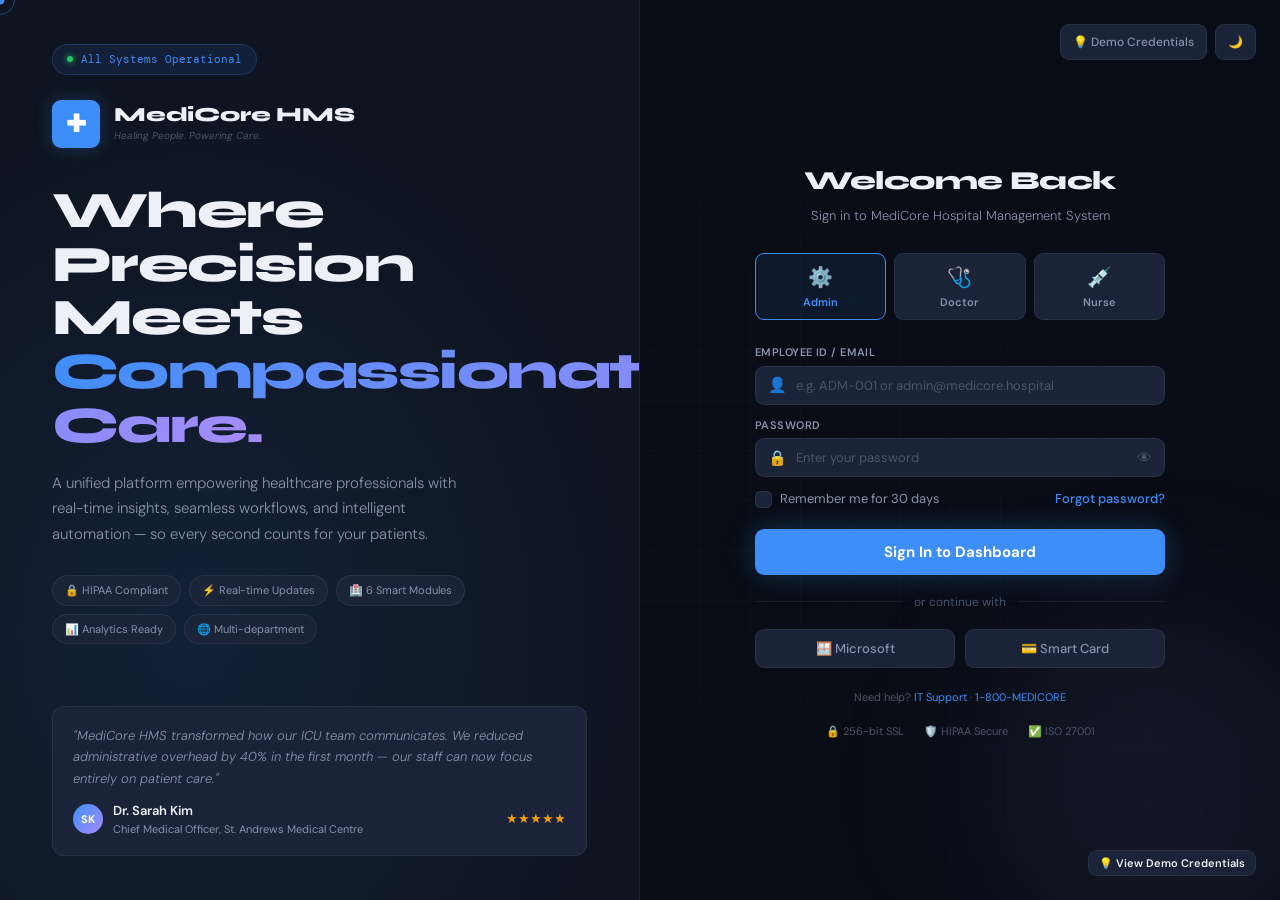
<file: index.html>
<!DOCTYPE html>
<html lang="en" data-theme="dark">

<head>
  <meta charset="UTF-8">
  <meta name="viewport" content="width=device-width, initial-scale=1.0">
  <title>MediCore HMS — Sign In</title>
  <link rel="stylesheet" href="style.css">
</head>

<body>

  <!-- Background -->
  <div class="bg-grid"></div>
  <div class="orb orb-1"></div>
  <div class="orb orb-2"></div>

  <!-- Custom Cursor -->
  <div class="cursor" id="cursor"></div>
  <div class="trail" id="trail"></div>

  <!-- Toast Notification -->
  <div class="toast" id="toast">
    <span class="toast-icon" id="t-icon">ℹ️</span>
    <span class="toast-msg" id="t-msg"></span>
    <span class="toast-close" onclick="Toast.hide()">✕</span>
  </div>

  <!-- Forgot Password Modal -->
  <div class="overlay" id="fp-overlay" onclick="closeFP(event)">
    <div class="modal" style="width:380px">
      <div class="modal-hd">
        <div class="modal-title">Reset Password</div>
        <button class="modal-close" onclick="closeModal('fp-overlay')">✕</button>
      </div>
      <div class="modal-body">
        <p style="font-size:13px;color:var(--text2);margin-bottom:18px;font-weight:300;line-height:1.6">
          Enter your hospital email. We'll send a secure reset link within 2 minutes.
        </p>
        <div class="form-group">
          <label class="form-label">Hospital Email</label>
          <input class="form-input" type="email" id="fp-email" placeholder="you@medicore.hospital">
        </div>
        <div class="modal-foot">
          <button class="btn btn-ghost" onclick="closeModal('fp-overlay')">Cancel</button>
          <button class="btn btn-primary" onclick="sendReset()">Send Reset Link</button>
        </div>
      </div>
    </div>
  </div>

  <!-- Login Layout -->
  <div class="login-layout">

    <!-- LEFT — Branding Panel -->
    <div class="login-left">

      <div>
        <div class="status-pill">
          <div class="s-dot"></div>
          All Systems Operational
        </div>
      </div>

      <div style="position:relative;z-index:1">
        <div style="display:flex;align-items:center;gap:14px;margin-bottom:36px">
          <div class="logo-icon" style="width:48px;height:48px;font-size:24px">✚</div>
          <div>
            <div class="logo-name" style="font-size:20px">MediCore HMS</div>
            <div class="logo-tag">Healing People. Powering Care.</div>
          </div>
        </div>
        <h1 class="hero-h">
          Where Precision Meets<br>
          <span class="hl">Compassionate Care.</span>
        </h1>
        <p class="hero-sub">
          A unified platform empowering healthcare professionals with real-time insights,
          seamless workflows, and intelligent automation — so every second counts for your patients.
        </p>
        <div class="feature-pills">
          <div class="feature-pill">🔒 HIPAA Compliant</div>
          <div class="feature-pill">⚡ Real-time Updates</div>
          <div class="feature-pill">🏥 6 Smart Modules</div>
          <div class="feature-pill">📊 Analytics Ready</div>
          <div class="feature-pill">🌐 Multi-department</div>
        </div>
      </div>

      <div class="test-box">
        <div class="test-q">
          "MediCore HMS transformed how our ICU team communicates. We reduced administrative
          overhead by 40% in the first month — our staff can now focus entirely on patient care."
        </div>
        <div style="display:flex;align-items:center;gap:10px">
          <div class="test-av">SK</div>
          <div>
            <div class="test-name">Dr. Sarah Kim</div>
            <div class="test-role">Chief Medical Officer, St. Andrews Medical Centre</div>
          </div>
          <div class="test-stars">★★★★★</div>
        </div>
      </div>

    </div>

    <!-- RIGHT — Login Panel -->
    <div class="login-right">

      <div class="login-controls">
        <button class="ctrl-btn" onclick="showHint()">💡 Demo Credentials</button>
        <button class="ctrl-btn theme-btn" onclick="Theme.toggle()">🌙</button>
      </div>

      <div class="login-card">

        <div class="login-hd">
          <div class="login-title">Welcome Back</div>
          <div class="login-sub">Sign in to MediCore Hospital Management System</div>
        </div>

        <!-- Role Selector -->
        <div class="role-grid">
          <button class="role-btn selected" data-role="admin" onclick="selectRole(this)">
            <span class="role-ic">⚙️</span>
            <span class="role-lbl">Admin</span>
          </button>
          <button class="role-btn" data-role="doctor" onclick="selectRole(this)">
            <span class="role-ic">🩺</span>
            <span class="role-lbl">Doctor</span>
          </button>
          <button class="role-btn" data-role="nurse" onclick="selectRole(this)">
            <span class="role-ic">💉</span>
            <span class="role-lbl">Nurse</span>
          </button>
        </div>

        <!-- Employee ID -->
        <div class="form-group">
          <label class="form-label">Employee ID / Email</label>
          <div class="inp-wrap">
            <span class="inp-ic">👤</span>
            <input class="form-input" type="text" id="emp-id"
              placeholder="e.g. ADM-001 or admin@medicore.hospital"
              oninput="clearErr('emp-id')">
          </div>
          <div class="field-error" id="err-emp">⚠ Please enter your Employee ID or email.</div>
        </div>

        <!-- Password -->
        <div class="form-group">
          <label class="form-label">Password</label>
          <div class="inp-wrap">
            <span class="inp-ic">🔒</span>
            <input class="form-input" type="password" id="password"
              placeholder="Enter your password"
              oninput="clearErr('password')">
            <span class="pw-eye" id="pw-eye" onclick="togglePW()">👁</span>
          </div>
          <div class="field-error" id="err-pw">⚠ Password must be at least 6 characters.</div>
        </div>

        <!-- Remember + Forgot -->
        <div class="login-extras">
          <label class="remember-label" onclick="toggleRemember()">
            <div class="chk-box" id="chk"></div>
            Remember me for 30 days
          </label>
          <a href="#" class="forgot-link" onclick="openFP(event)">Forgot password?</a>
        </div>

        <!-- Submit -->
        <button class="btn-submit" id="login-btn" onclick="doLogin()">
          <div class="spinner" id="spinner"></div>
          <span class="btn-text">Sign In to Dashboard</span>
        </button>

        <div class="or-divider">or continue with</div>

        <!-- SSO -->
        <div class="sso-row">
          <button class="sso-btn" onclick="Toast.show('🪟','Microsoft SSO — contact your IT administrator.',5000)">
            🪟 Microsoft
          </button>
          <button class="sso-btn" onclick="Toast.show('💳','Smart Card — insert your hospital ID card.',5000)">
            💳 Smart Card
          </button>
        </div>

        <div class="login-footer">
          Need help? <a href="#">IT Support</a> · <a href="tel:+18005550000">1-800-MEDICORE</a>
        </div>

        <div class="sec-row">
          <div class="sec-badge">🔒 256-bit SSL</div>
          <div class="sec-badge">🛡️ HIPAA Secure</div>
          <div class="sec-badge">✅ ISO 27001</div>
        </div>

      </div>

      <button class="btn btn-ghost btn-sm hint-btn" onclick="showHint()">
        💡 View Demo Credentials
      </button>

    </div>

  </div>

  <script src="app.js"></script>
  <script src="login.js"></script>

</body>
</html>
</file>
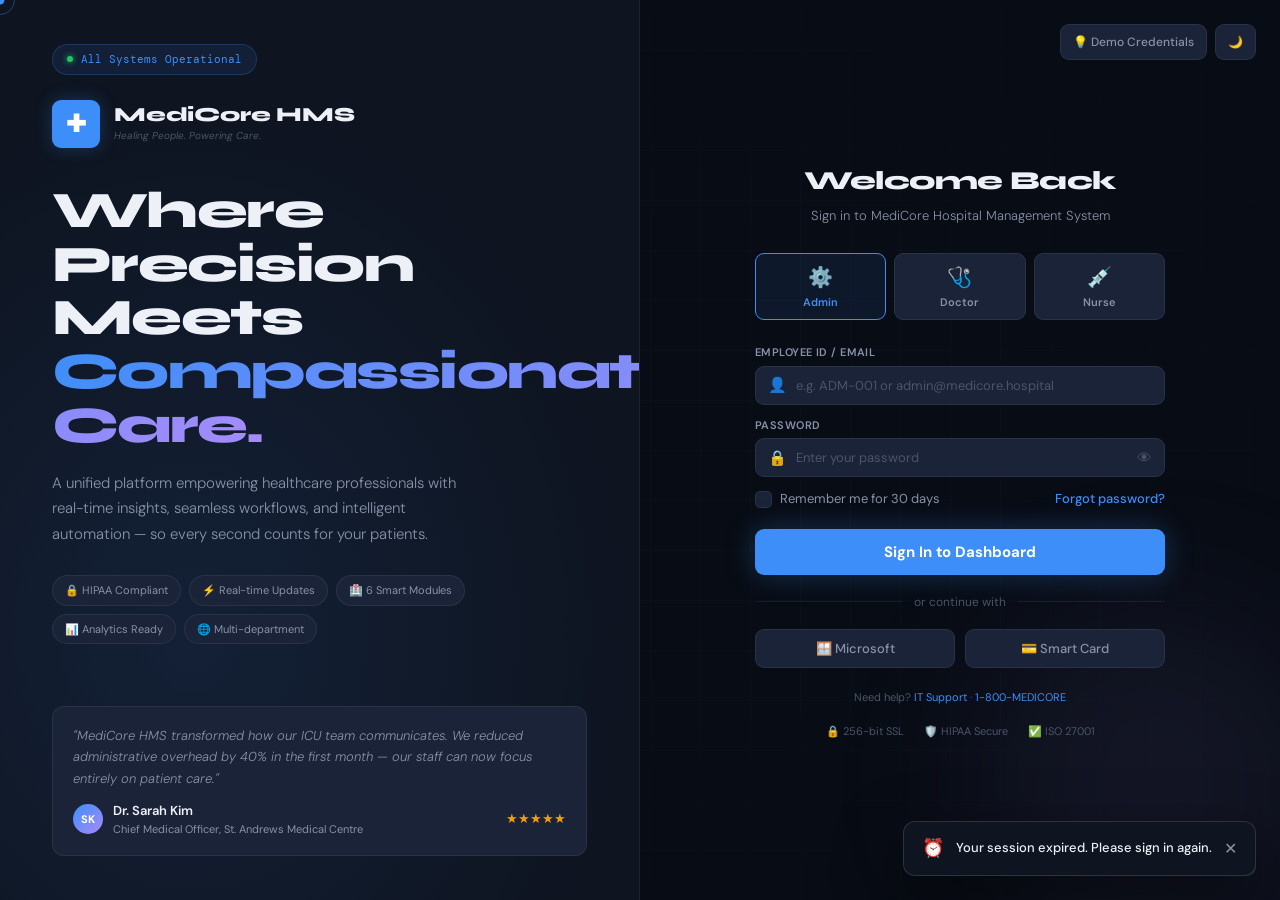
<file: appointments.html>
<!DOCTYPE html>
<html lang="en" data-theme="dark">

<head>
  <meta charset="UTF-8">
  <meta name="viewport" content="width=device-width, initial-scale=1.0">
  <title>MediCore HMS — Appointments</title>
  <link rel="stylesheet" href="style.css">
</head>

<body>

  <div class="app">

    <!-- SIDEBAR -->
    <div class="sidebar">
      <div class="logo">
        <div class="logo-icon">✚</div>
        <div>
          <div class="logo-name">MediCore HMS</div>
          <div class="logo-tag">Healing People. Powering Care.</div>
        </div>
      </div>
      <div class="nav">
        <div class="nav-sect">Overview</div>
        <a class="nav-item" href="dashboard.html"><span class="nav-icon">🏠</span>Dashboard</a>
        <div class="nav-sect">Clinical</div>
        <a class="nav-item" href="patients.html"><span class="nav-icon">👤</span>Patients<span class="nav-badge" id="nav-count">9</span></a>
        <a class="nav-item" href="doctors.html"><span class="nav-icon">🩺</span>Doctors</a>
        <a class="nav-item" href="appointments.html"><span class="nav-icon">📅</span>Appointments<span class="nav-badge">7</span></a>
        <div class="nav-sect">Administration</div>
        <a class="nav-item" href="billing.html"><span class="nav-icon">💳</span>Billing</a>
        <a class="nav-item" href="wards.html"><span class="nav-icon">🏥</span>Wards &amp; Beds</a>
      </div>
      <div class="sidebar-footer">
        <div class="user-row">
          <div class="avatar" id="sidebar-avatar">DR</div>
          <div>
            <div class="user-name" id="sidebar-name">Dr. Robert Chen</div>
            <div class="user-role" id="sidebar-role">Admin · Administration</div>
          </div>
        </div>
        <button class="logout-btn" onclick="logout()">🚪 Sign Out</button>
      </div>
    </div>

    <!-- MAIN -->
    <div class="main">

      <!-- Topbar -->
      <div class="topbar">
        <div class="topbar-title">Appointments</div>
        <span id="live-clock"></span>
        <div class="search-box">
          <span class="search-icon">🔍</span>
          <input type="text" id="search-inp" placeholder="Search patient or doctor…">
        </div>
        <button class="icon-btn theme-btn" onclick="Theme.toggle()" title="Toggle theme">🌙</button>
        <div class="icon-btn" id="notif-btn" onclick="Notifs.toggle()">
          🔔<span class="notif-badge" id="notif-badge">2</span>
        </div>
        <button class="btn btn-primary" onclick="openModal('appt-modal')">+ Schedule</button>
      </div>

      <!-- Content -->
      <div class="content">

        <!-- Mini Stats -->
        <div class="mini-stats">
          <div class="mini-sc">
            <div class="mini-lbl">Today Total</div>
            <div class="mini-val" id="stat-total">0</div>
          </div>
          <div class="mini-sc">
            <div class="mini-lbl">Completed</div>
            <div class="mini-val" id="stat-done" style="color:var(--green)">0</div>
          </div>
          <div class="mini-sc">
            <div class="mini-lbl">In Progress</div>
            <div class="mini-val" id="stat-progress" style="color:var(--amber)">0</div>
          </div>
          <div class="mini-sc">
            <div class="mini-lbl">Upcoming</div>
            <div class="mini-val" id="stat-upcoming" style="color:var(--accent)">0</div>
          </div>
        </div>

        <!-- Toolbar -->
        <div class="toolbar">
          <div class="tab-row">
            <button class="tab active" onclick="setApptFilter('all',this)">All</button>
            <button class="tab" onclick="setApptFilter('done',this)">Completed</button>
            <button class="tab" onclick="setApptFilter('progress',this)">In Progress</button>
            <button class="tab" onclick="setApptFilter('upcoming',this)">Upcoming</button>
          </div>
          <span style="margin-left:auto;font-size:13px;color:var(--text2);font-family:var(--font-mono)">
            📅 Wed, Mar 18 2026
          </span>
        </div>

        <!-- Timeline -->
        <div id="timeline"></div>

      </div>
    </div>
  </div>

  <!-- Schedule Appointment Modal -->
  <div class="overlay" id="appt-modal">
    <div class="modal">
      <div class="modal-hd">
        <div class="modal-title">Schedule Appointment</div>
        <button class="modal-close" onclick="closeModal('appt-modal')">✕</button>
      </div>
      <div class="modal-body">
        <div class="form-row">
          <div class="form-group">
            <label class="form-label">Patient Name *</label>
            <input class="form-input" id="f-patient" type="text" placeholder="Emma Wilson">
          </div>
          <div class="form-group">
            <label class="form-label">Doctor</label>
            <select class="form-input" id="f-doc">
              <option>Dr. Chen</option>
              <option>Dr. Patel</option>
              <option>Dr. Kim</option>
              <option>Dr. Torres</option>
              <option>Dr. Martinez</option>
            </select>
          </div>
        </div>
        <div class="form-row">
          <div class="form-group">
            <label class="form-label">Time</label>
            <input class="form-input" id="f-time" type="time" value="09:00">
          </div>
          <div class="form-group">
            <label class="form-label">Room</label>
            <input class="form-input" id="f-room" type="text" placeholder="A-201">
          </div>
        </div>
        <div class="form-group">
          <label class="form-label">Type</label>
          <select class="form-input" id="f-type">
            <option>Consultation</option>
            <option>Follow-up</option>
            <option>Post-op Review</option>
            <option>Checkup</option>
            <option>Scan</option>
            <option>Vaccination</option>
          </select>
        </div>
        <div class="modal-foot">
          <button class="btn btn-ghost" onclick="closeModal('appt-modal')">Cancel</button>
          <button class="btn btn-primary" onclick="scheduleAppt()">Schedule</button>
        </div>
      </div>
    </div>
  </div>

  <!-- Confirm Modal -->
  <div class="overlay" id="confirm-modal">
    <div class="confirm-box">
      <div class="confirm-title" id="confirm-title">Confirm Action</div>
      <div class="confirm-msg" id="confirm-msg"></div>
      <div class="confirm-actions">
        <button class="btn btn-ghost" onclick="closeModal('confirm-modal')">Cancel</button>
        <button class="btn btn-danger" id="confirm-yes">Confirm</button>
      </div>
    </div>
  </div>

  <!-- Notification Dropdown -->
  <div class="notif-dropdown" id="notif-dropdown">
    <div class="notif-hd">
      <span>Notifications</span>
      <span onclick="Notifs.markAllRead()">Mark all read</span>
    </div>
    <div id="notif-panel"></div>
  </div>

  <!-- Toast -->
  <div class="toast" id="toast">
    <span class="toast-icon" id="t-icon">ℹ️</span>
    <span class="toast-msg" id="t-msg"></span>
    <span class="toast-close" onclick="Toast.hide()">✕</span>
  </div>

  <!-- Cursor -->
  <div class="cursor" id="cursor"></div>
  <div class="trail" id="trail"></div>

  <script src="app.js"></script>
  <script src="modules.js"></script>

</body>
</html>
</file>
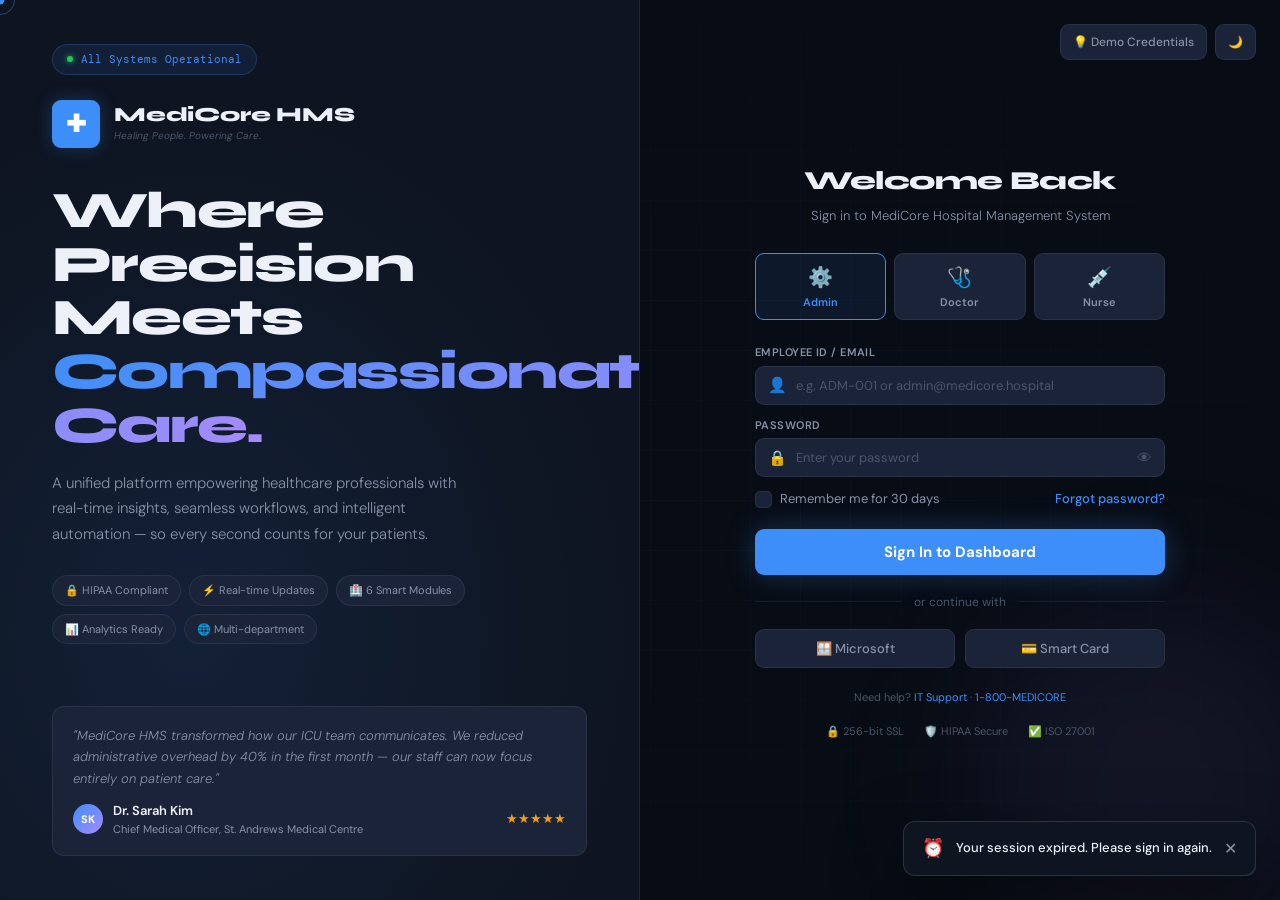
<file: billing.html>
<!DOCTYPE html>
<html lang="en" data-theme="dark">

<head>
  <meta charset="UTF-8">
  <meta name="viewport" content="width=device-width, initial-scale=1.0">
  <title>MediCore HMS — Billing</title>
  <link rel="stylesheet" href="style.css">
</head>

<body>

  <div class="app">

    <!-- SIDEBAR -->
    <div class="sidebar">
      <div class="logo">
        <div class="logo-icon">✚</div>
        <div>
          <div class="logo-name">MediCore HMS</div>
          <div class="logo-tag">Healing People. Powering Care.</div>
        </div>
      </div>
      <div class="nav">
        <div class="nav-sect">Overview</div>
        <a class="nav-item" href="dashboard.html"><span class="nav-icon">🏠</span>Dashboard</a>
        <div class="nav-sect">Clinical</div>
        <a class="nav-item" href="patients.html"><span class="nav-icon">👤</span>Patients<span class="nav-badge" id="nav-count">9</span></a>
        <a class="nav-item" href="doctors.html"><span class="nav-icon">🩺</span>Doctors</a>
        <a class="nav-item" href="appointments.html"><span class="nav-icon">📅</span>Appointments<span class="nav-badge">7</span></a>
        <div class="nav-sect">Administration</div>
        <a class="nav-item" href="billing.html"><span class="nav-icon">💳</span>Billing</a>
        <a class="nav-item" href="wards.html"><span class="nav-icon">🏥</span>Wards &amp; Beds</a>
      </div>
      <div class="sidebar-footer">
        <div class="user-row">
          <div class="avatar" id="sidebar-avatar">DR</div>
          <div>
            <div class="user-name" id="sidebar-name">Dr. Robert Chen</div>
            <div class="user-role" id="sidebar-role">Admin · Administration</div>
          </div>
        </div>
        <button class="logout-btn" onclick="logout()">🚪 Sign Out</button>
      </div>
    </div>

    <!-- MAIN -->
    <div class="main">

      <!-- Topbar -->
      <div class="topbar">
        <div class="topbar-title">Billing &amp; Invoices</div>
        <span id="live-clock"></span>
        <div class="search-box">
          <span class="search-icon">🔍</span>
          <input type="text" id="search-inp" placeholder="Search invoices…">
        </div>
        <button class="icon-btn theme-btn" onclick="Theme.toggle()" title="Toggle theme">🌙</button>
        <div class="icon-btn" id="notif-btn" onclick="Notifs.toggle()">
          🔔<span class="notif-badge" id="notif-badge">2</span>
        </div>
        <button class="btn btn-primary" onclick="openModal('bill-modal')">+ New Invoice</button>
      </div>

      <!-- Content -->
      <div class="content">

        <!-- Billing Stats -->
        <div class="billing-stats">
          <div class="bill-sc">
            <div class="stat-lbl">Total Revenue</div>
            <div class="stat-val" style="font-size:22px">$84,240</div>
            <div style="font-size:11px;color:var(--green);margin-top:3px">↑ 11.3% this month</div>
            <div class="bill-bar" style="background:var(--accent);width:84%"></div>
          </div>
          <div class="bill-sc">
            <div class="stat-lbl">Paid</div>
            <div class="stat-val" style="font-size:22px;color:var(--green)">$68,240</div>
            <div style="font-size:11px;color:var(--text2);margin-top:3px">5 invoices paid</div>
            <div class="bill-bar" style="background:var(--green);width:70%"></div>
          </div>
          <div class="bill-sc">
            <div class="stat-lbl">Outstanding</div>
            <div class="stat-val" style="font-size:22px;color:var(--red)">$12,400</div>
            <div style="font-size:11px;color:var(--text2);margin-top:3px">2 invoices overdue</div>
            <div class="bill-bar" style="background:var(--red);width:40%"></div>
          </div>
          <div class="bill-sc">
            <div class="stat-lbl">Pending</div>
            <div class="stat-val" style="font-size:22px;color:var(--amber)">$8,200</div>
            <div style="font-size:11px;color:var(--text2);margin-top:3px">1 awaiting review</div>
            <div class="bill-bar" style="background:var(--amber);width:25%"></div>
          </div>
        </div>

        <!-- Toolbar -->
        <div class="toolbar">
          <div class="tab-row">
            <button class="tab active" onclick="setBillFilter('all',this)">All</button>
            <button class="tab" onclick="setBillFilter('Paid',this)">Paid</button>
            <button class="tab" onclick="setBillFilter('Pending',this)">Pending</button>
            <button class="tab" onclick="setBillFilter('Outstanding',this)">Outstanding</button>
          </div>
          <span id="count-label" style="font-size:13px;color:var(--text2)"></span>
          <button class="btn btn-ghost btn-sm" style="margin-left:auto" onclick="exportInvoices()">
            ⬇ Export CSV
          </button>
        </div>

        <!-- Invoices Table -->
        <div class="card">
          <div class="card-hd">
            <div class="card-title">Invoices</div>
          </div>
          <div class="tbl-wrap">
            <table>
              <thead>
                <tr>
                  <th>Invoice #</th>
                  <th>Patient</th>
                  <th>Date</th>
                  <th>Services</th>
                  <th>Amount</th>
                  <th>Insurance</th>
                  <th>Status</th>
                  <th>Actions</th>
                </tr>
              </thead>
              <tbody id="inv-tbody"></tbody>
            </table>
          </div>
        </div>

      </div>
    </div>
  </div>

  <!-- New Invoice Modal -->
  <div class="overlay" id="bill-modal">
    <div class="modal">
      <div class="modal-hd">
        <div class="modal-title">Create Invoice</div>
        <button class="modal-close" onclick="closeModal('bill-modal')">✕</button>
      </div>
      <div class="modal-body">
        <div class="form-row">
          <div class="form-group">
            <label class="form-label">Patient Name *</label>
            <input class="form-input" id="f-patient" type="text" placeholder="Emma Wilson">
          </div>
          <div class="form-group">
            <label class="form-label">Date</label>
            <input class="form-input" id="f-date" type="date">
          </div>
        </div>
        <div class="form-row">
          <div class="form-group">
            <label class="form-label">Services</label>
            <input class="form-input" id="f-svc" type="text" placeholder="Consultation + Lab">
          </div>
          <div class="form-group">
            <label class="form-label">Amount ($)</label>
            <input class="form-input" id="f-amt" type="number" placeholder="0.00">
          </div>
        </div>
        <div class="form-group">
          <label class="form-label">Insurance</label>
          <select class="form-input" id="f-ins">
            <option>BlueCross</option>
            <option>Aetna</option>
            <option>Cigna</option>
            <option>None</option>
          </select>
        </div>
        <div class="modal-foot">
          <button class="btn btn-ghost" onclick="closeModal('bill-modal')">Cancel</button>
          <button class="btn btn-primary" onclick="createInvoice()">Create Invoice</button>
        </div>
      </div>
    </div>
  </div>

  <!-- Confirm Modal -->
  <div class="overlay" id="confirm-modal">
    <div class="confirm-box">
      <div class="confirm-title" id="confirm-title">Confirm Action</div>
      <div class="confirm-msg" id="confirm-msg"></div>
      <div class="confirm-actions">
        <button class="btn btn-ghost" onclick="closeModal('confirm-modal')">Cancel</button>
        <button class="btn btn-danger" id="confirm-yes">Confirm</button>
      </div>
    </div>
  </div>

  <!-- Notification Dropdown -->
  <div class="notif-dropdown" id="notif-dropdown">
    <div class="notif-hd">
      <span>Notifications</span>
      <span onclick="Notifs.markAllRead()">Mark all read</span>
    </div>
    <div id="notif-panel"></div>
  </div>

  <!-- Toast -->
  <div class="toast" id="toast">
    <span class="toast-icon" id="t-icon">ℹ️</span>
    <span class="toast-msg" id="t-msg"></span>
    <span class="toast-close" onclick="Toast.hide()">✕</span>
  </div>

  <!-- Cursor -->
  <div class="cursor" id="cursor"></div>
  <div class="trail" id="trail"></div>

  <script src="app.js"></script>
  <script src="modules.js"></script>

</body>
</html>
</file>
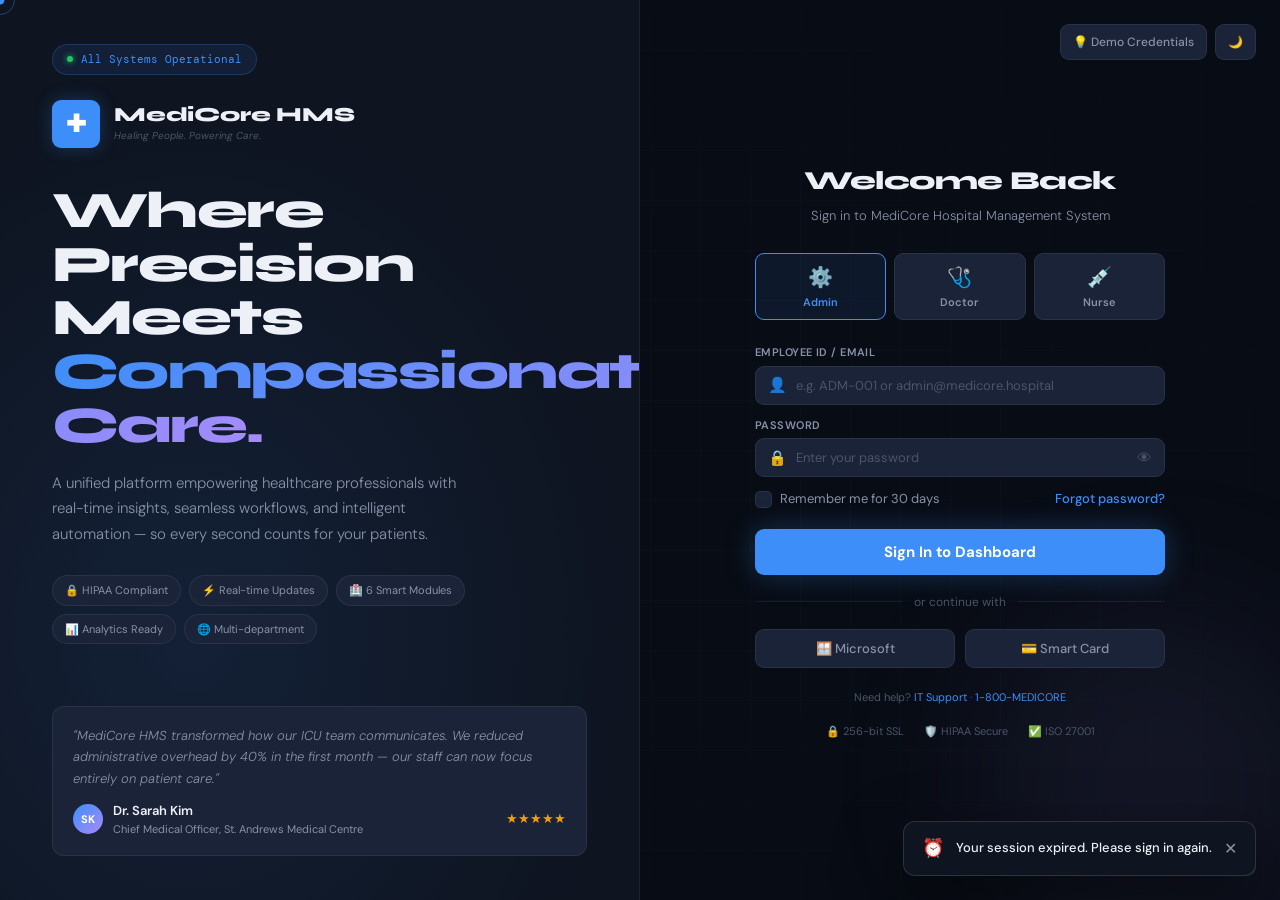
<file: dashboard.html>
<!DOCTYPE html>
<html lang="en" data-theme="dark">

<head>
  <meta charset="UTF-8">
  <meta name="viewport" content="width=device-width, initial-scale=1.0">
  <title>MediCore HMS — Dashboard</title>
  <link rel="stylesheet" href="style.css">
</head>

<body>

  <div class="app">

    <!-- SIDEBAR -->
    <div class="sidebar">
      <div class="logo">
        <div class="logo-icon">✚</div>
        <div>
          <div class="logo-name">MediCore HMS</div>
          <div class="logo-tag">Healing People. Powering Care.</div>
        </div>
      </div>
      <div class="nav">
        <div class="nav-sect">Overview</div>
        <a class="nav-item" href="dashboard.html"><span class="nav-icon">🏠</span>Dashboard</a>
        <div class="nav-sect">Clinical</div>
        <a class="nav-item" href="patients.html"><span class="nav-icon">👤</span>Patients<span class="nav-badge" id="nav-count">9</span></a>
        <a class="nav-item" href="doctors.html"><span class="nav-icon">🩺</span>Doctors</a>
        <a class="nav-item" href="appointments.html"><span class="nav-icon">📅</span>Appointments<span class="nav-badge">7</span></a>
        <div class="nav-sect">Administration</div>
        <a class="nav-item" href="billing.html"><span class="nav-icon">💳</span>Billing</a>
        <a class="nav-item" href="wards.html"><span class="nav-icon">🏥</span>Wards &amp; Beds</a>
      </div>
      <div class="sidebar-footer">
        <div class="user-row">
          <div class="avatar" id="sidebar-avatar">DR</div>
          <div>
            <div class="user-name" id="sidebar-name">Dr. Robert Chen</div>
            <div class="user-role" id="sidebar-role">Admin · Administration</div>
          </div>
        </div>
        <button class="logout-btn" onclick="logout()">🚪 Sign Out</button>
      </div>
    </div>

    <!-- MAIN -->
    <div class="main">

      <!-- Topbar -->
      <div class="topbar">
        <div class="topbar-title">Dashboard</div>
        <span id="live-clock"></span>
        <div class="search-box">
          <span class="search-icon">🔍</span>
          <input type="text" id="search-inp" placeholder="Search or Ctrl+K…">
        </div>
        <button class="icon-btn theme-btn" onclick="Theme.toggle()" title="Toggle theme">🌙</button>
        <div class="icon-btn" id="notif-btn" onclick="Notifs.toggle()">
          🔔<span class="notif-badge" id="notif-badge">2</span>
        </div>
        <button class="btn btn-primary" onclick="openModal('add-patient-modal')">+ Add Patient</button>
      </div>

      <!-- Content -->
      <div class="content">

        <!-- Stat Cards -->
        <div class="stats-grid">
          <div class="stat-card">
            <div class="stat-lbl">Total Patients</div>
            <div class="stat-val" id="stat-patients">0</div>
            <div class="stat-chg up">▲ 4.2% this month</div>
            <div class="stat-ic" style="background:rgba(61,142,248,.12)">👤</div>
          </div>
          <div class="stat-card">
            <div class="stat-lbl">Today's Appointments</div>
            <div class="stat-val" id="stat-appts">0</div>
            <div class="stat-chg up">▲ 6 vs yesterday</div>
            <div class="stat-ic" style="background:rgba(34,197,94,.12)">📅</div>
          </div>
          <div class="stat-card">
            <div class="stat-lbl">Bed Occupancy</div>
            <div class="stat-val" id="stat-beds">0</div>
            <div class="stat-chg dn">▼ 2% from last week</div>
            <div class="stat-ic" style="background:rgba(245,158,11,.12)">🏥</div>
          </div>
          <div class="stat-card">
            <div class="stat-lbl">Revenue (Month)</div>
            <div class="stat-val" id="stat-revenue">0</div>
            <div class="stat-chg up">▲ 11.3% vs last month</div>
            <div class="stat-ic" style="background:rgba(167,139,250,.12)">💰</div>
          </div>
        </div>

        <!-- Main Grid -->
        <div class="grid-3">

          <!-- Left Column -->
          <div>
            <div class="card" style="margin-bottom:16px">
              <div class="card-hd">
                <div class="card-title">Recent Admissions</div>
                <a class="card-link" href="patients.html">View all →</a>
              </div>
              <div class="tbl-wrap">
                <table>
                  <thead>
                    <tr>
                      <th>Patient</th>
                      <th>Ward</th>
                      <th>Admitted</th>
                      <th>Status</th>
                    </tr>
                  </thead>
                  <tbody id="admissions-tbody"></tbody>
                </table>
              </div>
            </div>
            <div style="display:grid;grid-template-columns:repeat(3,1fr);gap:12px">
              <div class="card" style="padding:16px 18px">
                <div class="stat-lbl">Surgeries Today</div>
                <div class="stat-val" style="font-size:22px">6</div>
                <div class="stat-chg up">▲ 2 scheduled</div>
              </div>
              <div class="card" style="padding:16px 18px">
                <div class="stat-lbl">Lab Reports</div>
                <div class="stat-val" style="font-size:22px">14</div>
                <div style="font-size:11px;color:var(--text2)">3 pending review</div>
              </div>
              <div class="card" style="padding:16px 18px">
                <div class="stat-lbl">Emergency</div>
                <div class="stat-val" style="font-size:22px;color:var(--red)">2</div>
                <div class="stat-chg dn">▲ active now</div>
              </div>
            </div>
          </div>

          <!-- Right Column -->
          <div>
            <div class="card" style="margin-bottom:14px">
              <div class="card-hd">
                <div class="card-title">Today's Schedule</div>
                <a class="card-link" href="appointments.html">View all →</a>
              </div>
              <div class="card-body" id="schedule-list"></div>
            </div>
            <div class="card">
              <div class="card-hd">
                <div class="card-title">Activity Feed</div>
              </div>
              <div class="card-body" id="activity-feed"></div>
            </div>
          </div>

        </div>
      </div>
    </div>
  </div>

  <!-- Add Patient Modal -->
  <div class="overlay" id="add-patient-modal">
    <div class="modal">
      <div class="modal-hd">
        <div class="modal-title">Quick Register Patient</div>
        <button class="modal-close" onclick="closeModal('add-patient-modal')">✕</button>
      </div>
      <div class="modal-body">
        <div class="form-row">
          <div class="form-group">
            <label class="form-label">First Name *</label>
            <input class="form-input" id="qp-fn" type="text" placeholder="John">
          </div>
          <div class="form-group">
            <label class="form-label">Last Name *</label>
            <input class="form-input" id="qp-ln" type="text" placeholder="Smith">
          </div>
        </div>
        <div class="form-group">
          <label class="form-label">Department</label>
          <select class="form-input" id="qp-dept">
            <option>General</option>
            <option>Cardiology</option>
            <option>Neurology</option>
            <option>Orthopedics</option>
            <option>Pediatrics</option>
          </select>
        </div>
        <div class="modal-foot">
          <button class="btn btn-ghost" onclick="closeModal('add-patient-modal')">Cancel</button>
          <button class="btn btn-primary" onclick="addPatientDash()">Register</button>
        </div>
      </div>
    </div>
  </div>

  <!-- Confirm Modal -->
  <div class="overlay" id="confirm-modal">
    <div class="confirm-box">
      <div class="confirm-title" id="confirm-title">Confirm Action</div>
      <div class="confirm-msg" id="confirm-msg"></div>
      <div class="confirm-actions">
        <button class="btn btn-ghost" onclick="closeModal('confirm-modal')">Cancel</button>
        <button class="btn btn-danger" id="confirm-yes">Confirm</button>
      </div>
    </div>
  </div>

  <!-- Notification Dropdown -->
  <div class="notif-dropdown" id="notif-dropdown">
    <div class="notif-hd">
      <span>Notifications</span>
      <span onclick="Notifs.markAllRead()">Mark all read</span>
    </div>
    <div id="notif-panel"></div>
  </div>

  <!-- Toast -->
  <div class="toast" id="toast">
    <span class="toast-icon" id="t-icon">ℹ️</span>
    <span class="toast-msg" id="t-msg"></span>
    <span class="toast-close" onclick="Toast.hide()">✕</span>
  </div>

  <!-- Cursor -->
  <div class="cursor" id="cursor"></div>
  <div class="trail" id="trail"></div>

  <script src="app.js"></script>
  <script src="dashboard.js"></script>

</body>
</html>
</file>
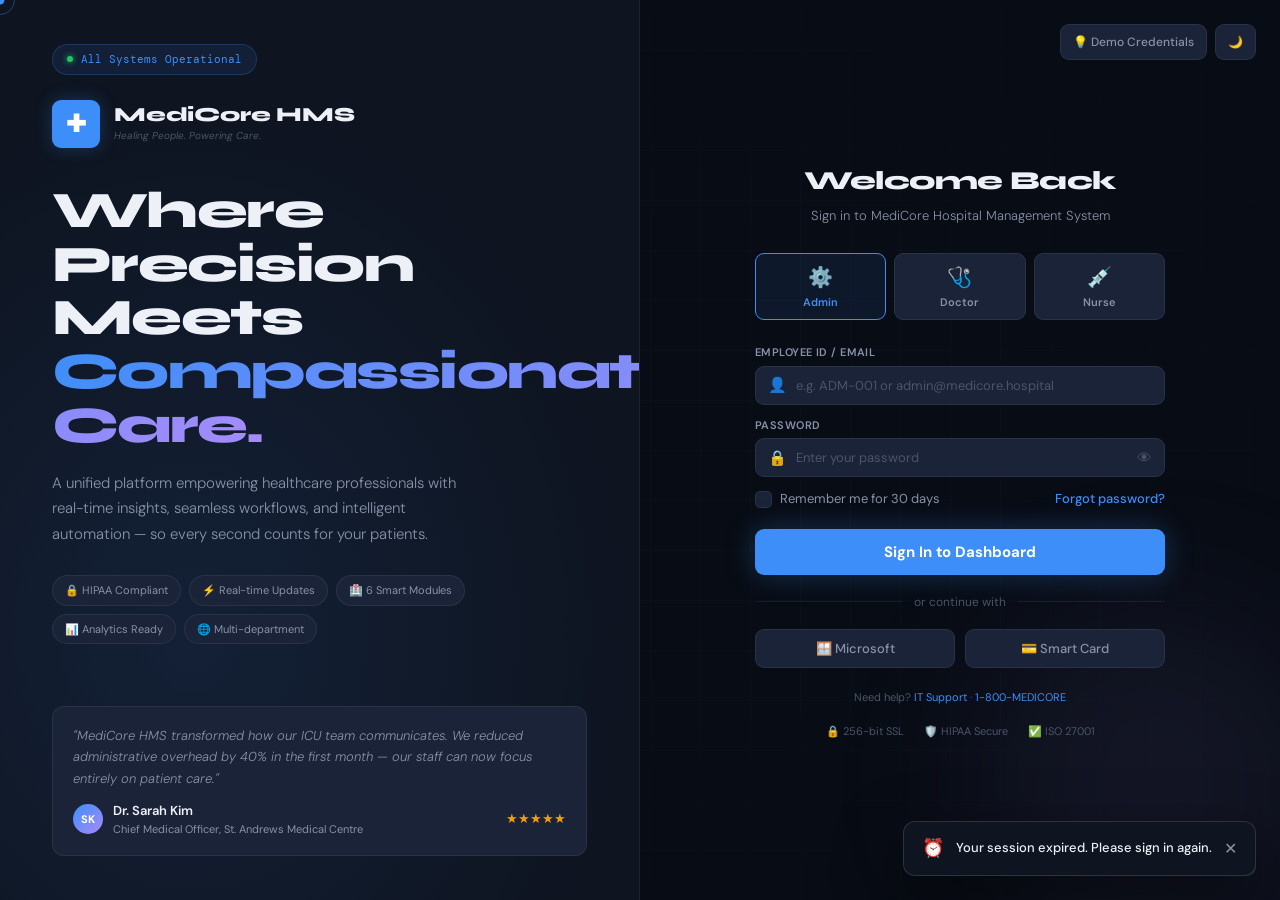
<file: doctors.html>
<!DOCTYPE html>
<html lang="en" data-theme="dark">

<head>
  <meta charset="UTF-8">
  <meta name="viewport" content="width=device-width, initial-scale=1.0">
  <title>MediCore HMS — Doctors</title>
  <link rel="stylesheet" href="style.css">
</head>

<body>

  <div class="app">

    <!-- SIDEBAR -->
    <div class="sidebar">
      <div class="logo">
        <div class="logo-icon">✚</div>
        <div>
          <div class="logo-name">MediCore HMS</div>
          <div class="logo-tag">Healing People. Powering Care.</div>
        </div>
      </div>
      <div class="nav">
        <div class="nav-sect">Overview</div>
        <a class="nav-item" href="dashboard.html"><span class="nav-icon">🏠</span>Dashboard</a>
        <div class="nav-sect">Clinical</div>
        <a class="nav-item" href="patients.html"><span class="nav-icon">👤</span>Patients<span class="nav-badge" id="nav-count">9</span></a>
        <a class="nav-item" href="doctors.html"><span class="nav-icon">🩺</span>Doctors</a>
        <a class="nav-item" href="appointments.html"><span class="nav-icon">📅</span>Appointments<span class="nav-badge">7</span></a>
        <div class="nav-sect">Administration</div>
        <a class="nav-item" href="billing.html"><span class="nav-icon">💳</span>Billing</a>
        <a class="nav-item" href="wards.html"><span class="nav-icon">🏥</span>Wards &amp; Beds</a>
      </div>
      <div class="sidebar-footer">
        <div class="user-row">
          <div class="avatar" id="sidebar-avatar">DR</div>
          <div>
            <div class="user-name" id="sidebar-name">Dr. Robert Chen</div>
            <div class="user-role" id="sidebar-role">Admin · Administration</div>
          </div>
        </div>
        <button class="logout-btn" onclick="logout()">🚪 Sign Out</button>
      </div>
    </div>

    <!-- MAIN -->
    <div class="main">

      <!-- Topbar -->
      <div class="topbar">
        <div class="topbar-title">Medical Staff</div>
        <span id="live-clock"></span>
        <div class="search-box">
          <span class="search-icon">🔍</span>
          <input type="text" id="search-inp" placeholder="Search doctors…">
        </div>
        <button class="icon-btn theme-btn" onclick="Theme.toggle()" title="Toggle theme">🌙</button>
        <div class="icon-btn" id="notif-btn" onclick="Notifs.toggle()">
          🔔<span class="notif-badge" id="notif-badge">2</span>
        </div>
        <button class="btn btn-primary" onclick="Toast.show('🩺','Add doctor feature coming soon!')">
          + Add Doctor
        </button>
      </div>

      <!-- Content -->
      <div class="content">

        <!-- Mini Stats -->
        <div class="mini-stats">
          <div class="mini-sc">
            <div class="mini-lbl">Total Doctors</div>
            <div class="mini-val">6</div>
          </div>
          <div class="mini-sc">
            <div class="mini-lbl">On Duty</div>
            <div class="mini-val" id="s-duty" style="color:var(--green)">0</div>
          </div>
          <div class="mini-sc">
            <div class="mini-lbl">Off Duty</div>
            <div class="mini-val" id="s-off" style="color:var(--red)">0</div>
          </div>
          <div class="mini-sc">
            <div class="mini-lbl">Avg Rating</div>
            <div class="mini-val" style="color:var(--amber)">4.8</div>
          </div>
        </div>

        <!-- Toolbar -->
        <div class="toolbar">
          <div class="tab-row">
            <button class="tab active" onclick="filterDocs('all',this)">All Staff</button>
            <button class="tab" onclick="filterDocs('on',this)">On Duty</button>
            <button class="tab" onclick="filterDocs('off',this)">Off Duty</button>
          </div>
          <span id="count-label" style="margin-left:auto;font-size:13px;color:var(--text2)"></span>
        </div>

        <!-- Doctors Grid -->
        <div class="doctors-grid" id="docs-grid"></div>

      </div>
    </div>
  </div>

  <!-- Confirm Modal -->
  <div class="overlay" id="confirm-modal">
    <div class="confirm-box">
      <div class="confirm-title" id="confirm-title">Confirm Action</div>
      <div class="confirm-msg" id="confirm-msg"></div>
      <div class="confirm-actions">
        <button class="btn btn-ghost" onclick="closeModal('confirm-modal')">Cancel</button>
        <button class="btn btn-danger" id="confirm-yes">Confirm</button>
      </div>
    </div>
  </div>

  <!-- Notification Dropdown -->
  <div class="notif-dropdown" id="notif-dropdown">
    <div class="notif-hd">
      <span>Notifications</span>
      <span onclick="Notifs.markAllRead()">Mark all read</span>
    </div>
    <div id="notif-panel"></div>
  </div>

  <!-- Toast -->
  <div class="toast" id="toast">
    <span class="toast-icon" id="t-icon">ℹ️</span>
    <span class="toast-msg" id="t-msg"></span>
    <span class="toast-close" onclick="Toast.hide()">✕</span>
  </div>

  <!-- Cursor -->
  <div class="cursor" id="cursor"></div>
  <div class="trail" id="trail"></div>

  <script src="app.js"></script>
  <script src="modules.js"></script>

</body>
</html>
</file>
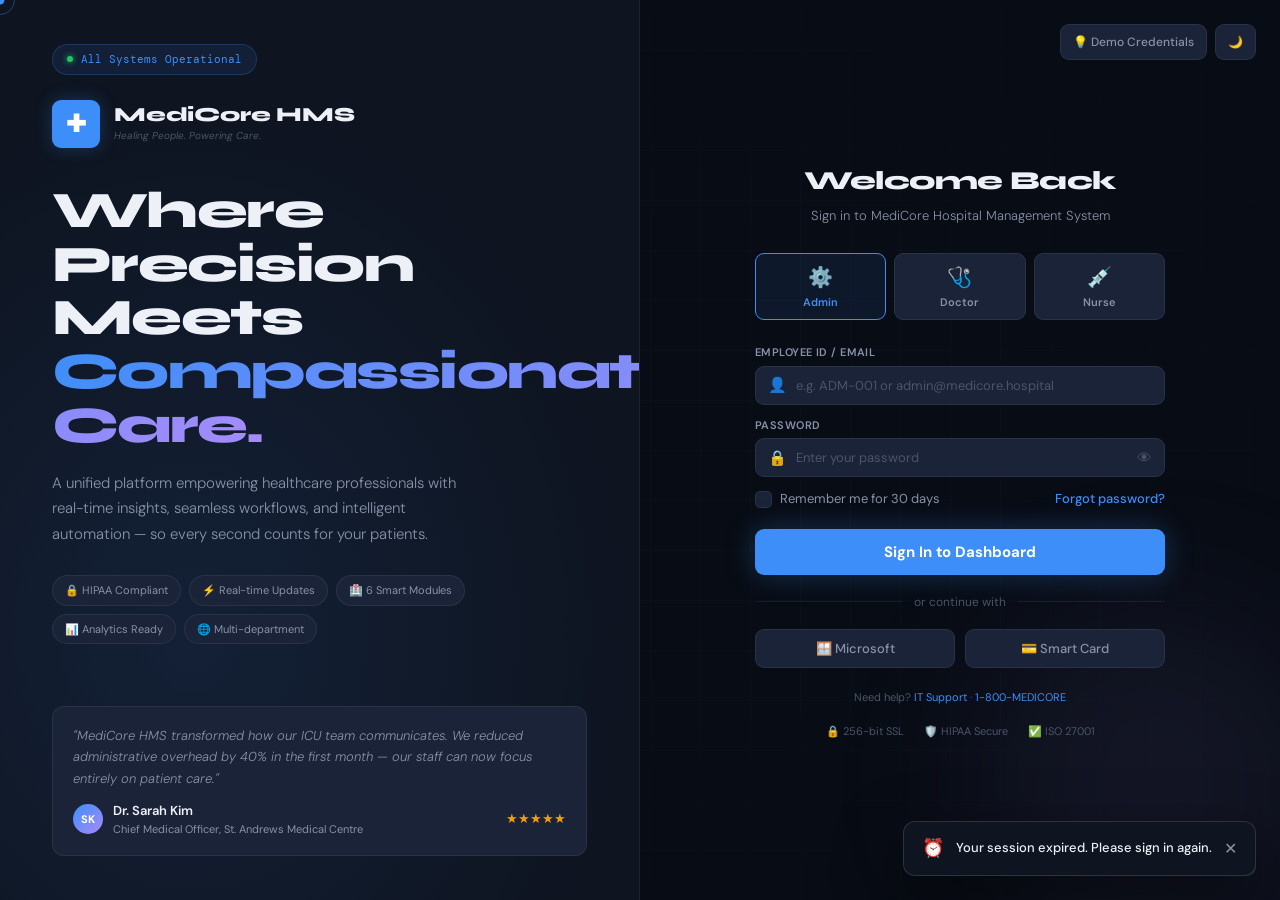
<file: patients.html>
<!DOCTYPE html>
<html lang="en" data-theme="dark">

<head>
  <meta charset="UTF-8">
  <meta name="viewport" content="width=device-width, initial-scale=1.0">
  <title>MediCore HMS — Patients</title>
  <link rel="stylesheet" href="style.css">
</head>

<body>

  <div class="app">

    <!-- SIDEBAR -->
    <div class="sidebar">
      <div class="logo">
        <div class="logo-icon">✚</div>
        <div>
          <div class="logo-name">MediCore HMS</div>
          <div class="logo-tag">Healing People. Powering Care.</div>
        </div>
      </div>
      <div class="nav">
        <div class="nav-sect">Overview</div>
        <a class="nav-item" href="dashboard.html"><span class="nav-icon">🏠</span>Dashboard</a>
        <div class="nav-sect">Clinical</div>
        <a class="nav-item" href="patients.html"><span class="nav-icon">👤</span>Patients<span class="nav-badge" id="nav-count">9</span></a>
        <a class="nav-item" href="doctors.html"><span class="nav-icon">🩺</span>Doctors</a>
        <a class="nav-item" href="appointments.html"><span class="nav-icon">📅</span>Appointments<span class="nav-badge">7</span></a>
        <div class="nav-sect">Administration</div>
        <a class="nav-item" href="billing.html"><span class="nav-icon">💳</span>Billing</a>
        <a class="nav-item" href="wards.html"><span class="nav-icon">🏥</span>Wards &amp; Beds</a>
      </div>
      <div class="sidebar-footer">
        <div class="user-row">
          <div class="avatar" id="sidebar-avatar">DR</div>
          <div>
            <div class="user-name" id="sidebar-name">Dr. Robert Chen</div>
            <div class="user-role" id="sidebar-role">Admin · Administration</div>
          </div>
        </div>
        <button class="logout-btn" onclick="logout()">🚪 Sign Out</button>
      </div>
    </div>

    <!-- MAIN -->
    <div class="main">

      <!-- Topbar -->
      <div class="topbar">
        <div class="topbar-title">Patient Management</div>
        <span id="live-clock"></span>
        <div class="search-box">
          <span class="search-icon">🔍</span>
          <input type="text" id="search-inp" placeholder="Search name, ID, department…">
        </div>
        <button class="icon-btn theme-btn" onclick="Theme.toggle()" title="Toggle theme">🌙</button>
        <div class="icon-btn" id="notif-btn" onclick="Notifs.toggle()">
          🔔<span class="notif-badge" id="notif-badge">2</span>
        </div>
        <button class="btn btn-primary" onclick="openAddModal()">+ New Patient</button>
      </div>

      <!-- Content -->
      <div class="content">

        <!-- Mini Stats -->
        <div class="mini-stats">
          <div class="mini-sc">
            <div class="mini-lbl">Total</div>
            <div class="mini-val" id="s-total">0</div>
          </div>
          <div class="mini-sc">
            <div class="mini-lbl">Inpatient</div>
            <div class="mini-val" id="s-in" style="color:var(--amber)">0</div>
          </div>
          <div class="mini-sc">
            <div class="mini-lbl">Outpatient</div>
            <div class="mini-val" id="s-out" style="color:var(--accent)">0</div>
          </div>
          <div class="mini-sc">
            <div class="mini-lbl">Discharged</div>
            <div class="mini-val" id="s-dis" style="color:var(--green)">0</div>
          </div>
        </div>

        <!-- Toolbar -->
        <div class="toolbar">
          <div class="tab-row">
            <button class="tab active" onclick="filterPats('all',this)">All</button>
            <button class="tab" onclick="filterPats('inpatient',this)">Inpatient</button>
            <button class="tab" onclick="filterPats('outpatient',this)">Outpatient</button>
            <button class="tab" onclick="filterPats('discharged',this)">Discharged</button>
          </div>
          <button class="btn btn-ghost btn-sm" style="margin-left:auto" onclick="exportPatients()">
            ⬇ Export CSV
          </button>
        </div>

        <!-- Patients Table -->
        <div class="card">
          <div class="tbl-wrap">
            <table>
              <thead>
                <tr>
                  <th>ID</th>
                  <th>Name</th>
                  <th>Age</th>
                  <th>Department</th>
                  <th>Doctor</th>
                  <th>Contact</th>
                  <th>Status</th>
                  <th>Actions</th>
                </tr>
              </thead>
              <tbody id="patients-tbody"></tbody>
            </table>
          </div>
        </div>

      </div>
    </div>
  </div>

  <!-- Add Patient Modal -->
  <div class="overlay" id="patient-modal">
    <div class="modal">
      <div class="modal-hd">
        <div class="modal-title">Register New Patient</div>
        <button class="modal-close" onclick="closeModal('patient-modal')">✕</button>
      </div>
      <div class="modal-body">
        <div class="form-row">
          <div class="form-group">
            <label class="form-label">First Name *</label>
            <input class="form-input" id="f-fn" type="text" placeholder="John">
          </div>
          <div class="form-group">
            <label class="form-label">Last Name *</label>
            <input class="form-input" id="f-ln" type="text" placeholder="Smith">
          </div>
        </div>
        <div class="form-row">
          <div class="form-group">
            <label class="form-label">Date of Birth</label>
            <input class="form-input" id="f-dob" type="date">
          </div>
          <div class="form-group">
            <label class="form-label">Gender</label>
            <select class="form-input" id="f-gender">
              <option>Male</option>
              <option>Female</option>
              <option>Other</option>
            </select>
          </div>
        </div>
        <div class="form-row">
          <div class="form-group">
            <label class="form-label">Department</label>
            <select class="form-input" id="f-dept">
              <option>General</option>
              <option>Cardiology</option>
              <option>Neurology</option>
              <option>Orthopedics</option>
              <option>Pediatrics</option>
              <option>ICU</option>
            </select>
          </div>
          <div class="form-group">
            <label class="form-label">Doctor</label>
            <select class="form-input" id="f-doc">
              <option>Dr. Chen</option>
              <option>Dr. Patel</option>
              <option>Dr. Kim</option>
              <option>Dr. Torres</option>
              <option>Dr. Martinez</option>
            </select>
          </div>
        </div>
        <div class="form-row">
          <div class="form-group">
            <label class="form-label">Contact</label>
            <input class="form-input" id="f-phone" type="tel" placeholder="+1 (555) 000-0000">
          </div>
          <div class="form-group">
            <label class="form-label">Status</label>
            <select class="form-input" id="f-status">
              <option value="inpatient">Inpatient</option>
              <option value="outpatient">Outpatient</option>
            </select>
          </div>
        </div>
        <div class="form-group">
          <label class="form-label">Notes</label>
          <textarea class="form-input" id="f-notes" rows="2" placeholder="Clinical notes…"></textarea>
        </div>
        <div class="modal-foot">
          <button class="btn btn-ghost" onclick="closeModal('patient-modal')">Cancel</button>
          <button class="btn btn-primary" onclick="savePatient()">Register Patient</button>
        </div>
      </div>
    </div>
  </div>

  <!-- View Patient Modal -->
  <div class="overlay" id="view-modal">
    <div class="modal">
      <div class="modal-hd">
        <div class="modal-title" id="view-name">Patient Details</div>
        <button class="modal-close" onclick="closeModal('view-modal')">✕</button>
      </div>
      <div class="modal-body" id="view-body"></div>
    </div>
  </div>

  <!-- Confirm Modal -->
  <div class="overlay" id="confirm-modal">
    <div class="confirm-box">
      <div class="confirm-title" id="confirm-title">Confirm Action</div>
      <div class="confirm-msg" id="confirm-msg"></div>
      <div class="confirm-actions">
        <button class="btn btn-ghost" onclick="closeModal('confirm-modal')">Cancel</button>
        <button class="btn btn-danger" id="confirm-yes">Confirm</button>
      </div>
    </div>
  </div>

  <!-- Notification Dropdown -->
  <div class="notif-dropdown" id="notif-dropdown">
    <div class="notif-hd">
      <span>Notifications</span>
      <span onclick="Notifs.markAllRead()">Mark all read</span>
    </div>
    <div id="notif-panel"></div>
  </div>

  <!-- Toast -->
  <div class="toast" id="toast">
    <span class="toast-icon" id="t-icon">ℹ️</span>
    <span class="toast-msg" id="t-msg"></span>
    <span class="toast-close" onclick="Toast.hide()">✕</span>
  </div>

  <!-- Cursor -->
  <div class="cursor" id="cursor"></div>
  <div class="trail" id="trail"></div>

  <script src="app.js"></script>
  <script src="patients.js"></script>

</body>
</html>
</file>
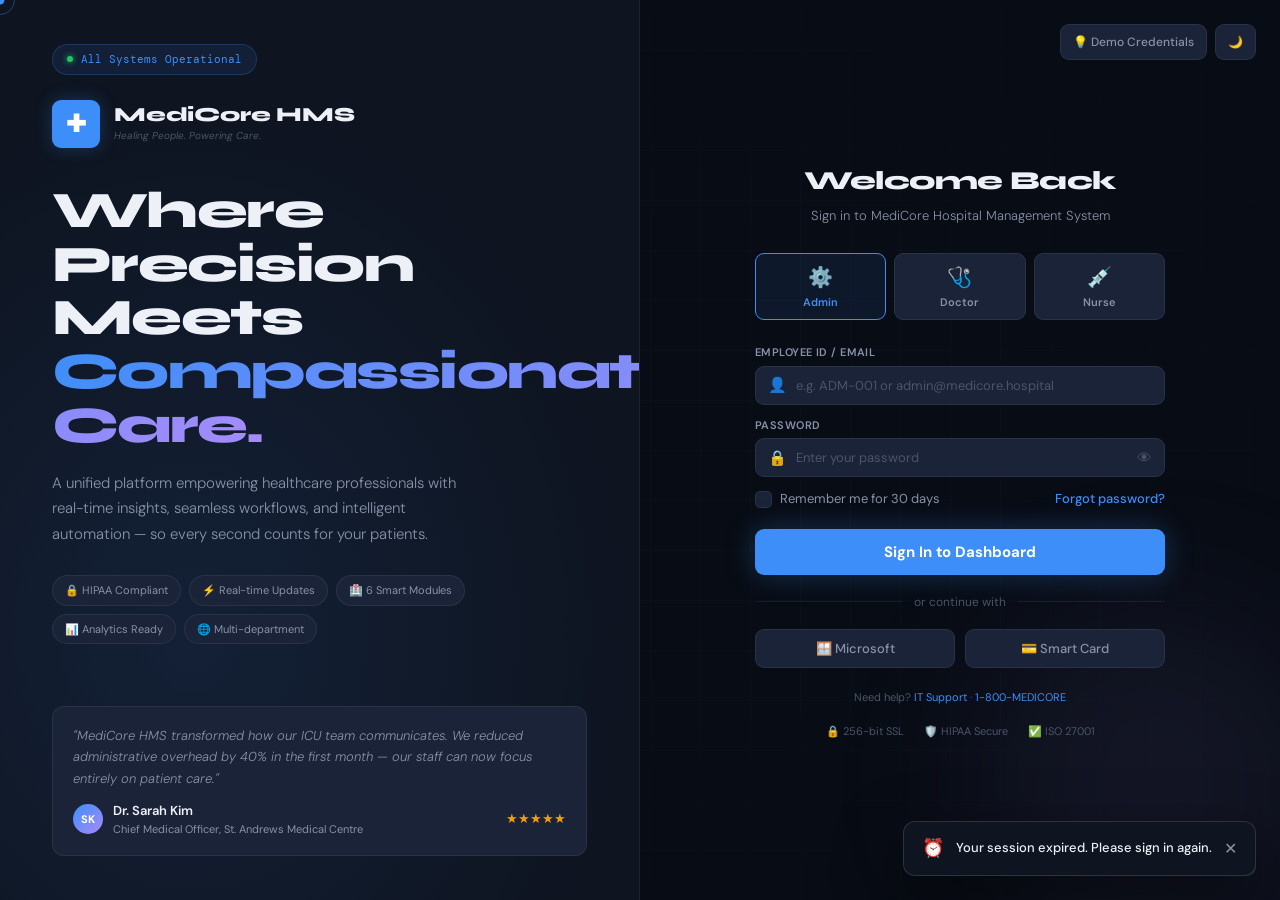
<file: wards.html>
<!DOCTYPE html>
<html lang="en" data-theme="dark">

<head>
  <meta charset="UTF-8">
  <meta name="viewport" content="width=device-width, initial-scale=1.0">
  <title>MediCore HMS — Wards &amp; Beds</title>
  <link rel="stylesheet" href="style.css">
</head>

<body>

  <div class="app">

    <!-- SIDEBAR -->
    <div class="sidebar">
      <div class="logo">
        <div class="logo-icon">✚</div>
        <div>
          <div class="logo-name">MediCore HMS</div>
          <div class="logo-tag">Healing People. Powering Care.</div>
        </div>
      </div>
      <div class="nav">
        <div class="nav-sect">Overview</div>
        <a class="nav-item" href="dashboard.html"><span class="nav-icon">🏠</span>Dashboard</a>
        <div class="nav-sect">Clinical</div>
        <a class="nav-item" href="patients.html"><span class="nav-icon">👤</span>Patients<span class="nav-badge" id="nav-count">9</span></a>
        <a class="nav-item" href="doctors.html"><span class="nav-icon">🩺</span>Doctors</a>
        <a class="nav-item" href="appointments.html"><span class="nav-icon">📅</span>Appointments<span class="nav-badge">7</span></a>
        <div class="nav-sect">Administration</div>
        <a class="nav-item" href="billing.html"><span class="nav-icon">💳</span>Billing</a>
        <a class="nav-item" href="wards.html"><span class="nav-icon">🏥</span>Wards &amp; Beds</a>
      </div>
      <div class="sidebar-footer">
        <div class="user-row">
          <div class="avatar" id="sidebar-avatar">DR</div>
          <div>
            <div class="user-name" id="sidebar-name">Dr. Robert Chen</div>
            <div class="user-role" id="sidebar-role">Admin · Administration</div>
          </div>
        </div>
        <button class="logout-btn" onclick="logout()">🚪 Sign Out</button>
      </div>
    </div>

    <!-- MAIN -->
    <div class="main">

      <!-- Topbar -->
      <div class="topbar">
        <div class="topbar-title">Wards &amp; Beds</div>
        <span id="live-clock"></span>
        <div class="search-box">
          <span class="search-icon">🔍</span>
          <input type="text" id="search-inp" placeholder="Search…">
        </div>
        <button class="icon-btn theme-btn" onclick="Theme.toggle()" title="Toggle theme">🌙</button>
        <div class="icon-btn" id="notif-btn" onclick="Notifs.toggle()">
          🔔<span class="notif-badge" id="notif-badge">2</span>
        </div>
        <button class="btn btn-primary" onclick="Toast.show('🛏️','Add bed feature coming soon!')">
          + Add Bed
        </button>
      </div>

      <!-- Content -->
      <div class="content">

        <!-- Mini Stats -->
        <div class="mini-stats">
          <div class="mini-sc">
            <div class="mini-lbl">Total Beds</div>
            <div class="mini-val">62</div>
          </div>
          <div class="mini-sc">
            <div class="mini-lbl">Occupied</div>
            <div class="mini-val" style="color:var(--red)">41</div>
          </div>
          <div class="mini-sc">
            <div class="mini-lbl">Available</div>
            <div class="mini-val" style="color:var(--green)">17</div>
          </div>
          <div class="mini-sc">
            <div class="mini-lbl">Maintenance</div>
            <div class="mini-val" style="color:var(--amber)">4</div>
          </div>
        </div>

        <!-- Bed Grids -->
        <div class="grid-2" style="margin-bottom:16px">

          <!-- General Ward -->
          <div class="card">
            <div class="card-hd">
              <div class="card-title">
                General Ward
                <span style="font-size:11px;color:var(--text2);font-weight:400;margin-left:8px">Floor 2</span>
              </div>
              <span class="badge b-amber">18/24 Occupied</span>
            </div>
            <div class="card-body">
              <div class="bed-grid" id="gen-grid"></div>
              <div class="ward-legend">
                <span><span class="w-dot" style="background:var(--red)"></span>Occupied</span>
                <span><span class="w-dot" style="background:var(--green)"></span>Available</span>
                <span><span class="w-dot" style="background:var(--amber)"></span>Maintenance</span>
              </div>
            </div>
          </div>

          <!-- ICU -->
          <div class="card">
            <div class="card-hd">
              <div class="card-title">
                ICU
                <span style="font-size:11px;color:var(--text2);font-weight:400;margin-left:8px">Floor 4</span>
              </div>
              <span class="badge b-red">8/10 Critical</span>
            </div>
            <div class="card-body">
              <div class="bed-grid" id="icu-grid"></div>
              <div class="ward-legend">
                <span><span class="w-dot" style="background:var(--red)"></span>Occupied</span>
                <span><span class="w-dot" style="background:var(--green)"></span>Available</span>
                <span><span class="w-dot" style="background:var(--amber)"></span>Maintenance</span>
              </div>
            </div>
          </div>

          <!-- Cardiology -->
          <div class="card">
            <div class="card-hd">
              <div class="card-title">
                Cardiology Ward
                <span style="font-size:11px;color:var(--text2);font-weight:400;margin-left:8px">Floor 3</span>
              </div>
              <span class="badge b-blue">10/16 Occupied</span>
            </div>
            <div class="card-body">
              <div class="bed-grid" id="cardio-grid"></div>
              <div class="ward-legend">
                <span><span class="w-dot" style="background:var(--red)"></span>Occupied</span>
                <span><span class="w-dot" style="background:var(--green)"></span>Available</span>
                <span><span class="w-dot" style="background:var(--amber)"></span>Maintenance</span>
              </div>
            </div>
          </div>

          <!-- Pediatrics -->
          <div class="card">
            <div class="card-hd">
              <div class="card-title">
                Pediatrics Ward
                <span style="font-size:11px;color:var(--text2);font-weight:400;margin-left:8px">Floor 1</span>
              </div>
              <span class="badge b-green">5/12 Occupied</span>
            </div>
            <div class="card-body">
              <div class="bed-grid" id="pedi-grid"></div>
              <div class="ward-legend">
                <span><span class="w-dot" style="background:var(--red)"></span>Occupied</span>
                <span><span class="w-dot" style="background:var(--green)"></span>Available</span>
                <span><span class="w-dot" style="background:var(--amber)"></span>Maintenance</span>
              </div>
            </div>
          </div>

        </div>

        <!-- Ward Summary Table -->
        <div class="card">
          <div class="card-hd">
            <div class="card-title">Ward Summary</div>
          </div>
          <div class="tbl-wrap">
            <table>
              <thead>
                <tr>
                  <th>Ward</th>
                  <th>Floor</th>
                  <th>Total</th>
                  <th>Occupied</th>
                  <th>Available</th>
                  <th>Maintenance</th>
                  <th>Occupancy</th>
                </tr>
              </thead>
              <tbody id="ward-tbody"></tbody>
            </table>
          </div>
        </div>

      </div>
    </div>
  </div>

  <!-- Confirm Modal -->
  <div class="overlay" id="confirm-modal">
    <div class="confirm-box">
      <div class="confirm-title" id="confirm-title">Confirm Action</div>
      <div class="confirm-msg" id="confirm-msg"></div>
      <div class="confirm-actions">
        <button class="btn btn-ghost" onclick="closeModal('confirm-modal')">Cancel</button>
        <button class="btn btn-danger" id="confirm-yes">Confirm</button>
      </div>
    </div>
  </div>

  <!-- Notification Dropdown -->
  <div class="notif-dropdown" id="notif-dropdown">
    <div class="notif-hd">
      <span>Notifications</span>
      <span onclick="Notifs.markAllRead()">Mark all read</span>
    </div>
    <div id="notif-panel"></div>
  </div>

  <!-- Bed Tooltip -->
  <div class="bed-popup" id="bed-popup"></div>

  <!-- Toast -->
  <div class="toast" id="toast">
    <span class="toast-icon" id="t-icon">ℹ️</span>
    <span class="toast-msg" id="t-msg"></span>
    <span class="toast-close" onclick="Toast.hide()">✕</span>
  </div>

  <!-- Cursor -->
  <div class="cursor" id="cursor"></div>
  <div class="trail" id="trail"></div>

  <script src="app.js"></script>
  <script src="modules.js"></script>

</body>
</html>
</file>
<file: style.css>
/* ═══════════════════════════════════════════════════════════════
   MediCore HMS — style.css
   Single source of truth for ALL styles across all 7 pages
   No embedded <style> tags in any HTML file
═══════════════════════════════════════════════════════════════ */

@import url('https://fonts.googleapis.com/css2?family=Syne:wght@600;700;800&family=DM+Sans:ital,wght@0,300;0,400;0,500;0,600;1,300&family=DM+Mono:wght@400;500&display=swap');

/* ─────────────────────────────────────────────
   CSS CUSTOM PROPERTIES (DESIGN TOKENS)
───────────────────────────────────────────── */
:root {
  --transition: 0.32s cubic-bezier(0.4, 0, 0.2, 1);
  --font-display: 'Syne', sans-serif;
  --font-body:    'DM Sans', sans-serif;
  --font-mono:    'DM Mono', monospace;
  --radius-sm:    6px;
  --radius-md:    9px;
  --radius-lg:    12px;
  --radius-xl:    16px;
  --radius-full:  100px;
}

/* ─────────────────────────────────────────────
   DARK THEME (default)
───────────────────────────────────────────── */
[data-theme="dark"] {
  --bg:           #080c14;
  --bg2:          #0e1420;
  --bg3:          #1a2338;
  --bg-hover:     #1f2d44;
  --border:       rgba(255, 255, 255, 0.07);
  --border2:      rgba(255, 255, 255, 0.13);
  --text:         #edf0f7;
  --text2:        #8892a8;
  --text3:        #4a5568;
  --accent:       #3d8ef8;
  --accent-h:     #2478e8;
  --glow:         rgba(61, 142, 248, 0.28);
  --green:        #22c55e;
  --red:          #ef4444;
  --amber:        #f59e0b;
  --purple:       #a78bfa;
  --teal:         #14b8a6;
  --orange:       #f97316;
  --shadow:       0 24px 64px rgba(0, 0, 0, 0.55);
  --shadow-sm:    0 4px 16px rgba(0, 0, 0, 0.4);
  --orb-1:        rgba(61, 142, 248, 0.11);
  --orb-2:        rgba(167, 139, 250, 0.08);
  --grid-line:    rgba(61, 142, 248, 0.04);
}

/* ─────────────────────────────────────────────
   LIGHT THEME
───────────────────────────────────────────── */
[data-theme="light"] {
  --bg:           #f0f4fc;
  --bg2:          #ffffff;
  --bg3:          #f5f7fc;
  --bg-hover:     #eef1f8;
  --border:       rgba(0, 0, 0, 0.07);
  --border2:      rgba(0, 0, 0, 0.13);
  --text:         #0f172a;
  --text2:        #4b5880;
  --text3:        #9ba8c0;
  --accent:       #2563eb;
  --accent-h:     #1d4ed8;
  --glow:         rgba(37, 99, 235, 0.2);
  --green:        #16a34a;
  --red:          #dc2626;
  --amber:        #d97706;
  --purple:       #7c3aed;
  --teal:         #0d9488;
  --orange:       #ea580c;
  --shadow:       0 24px 60px rgba(15, 23, 42, 0.12);
  --shadow-sm:    0 4px 12px rgba(15, 23, 42, 0.08);
  --orb-1:        rgba(37, 99, 235, 0.08);
  --orb-2:        rgba(167, 139, 250, 0.06);
  --grid-line:    rgba(37, 99, 235, 0.04);
}

/* ─────────────────────────────────────────────
   RESET & BASE
───────────────────────────────────────────── */
*,
*::before,
*::after {
  box-sizing: border-box;
  margin: 0;
  padding: 0;
}

html,
body {
  height: 100%;
}

body {
  background: var(--bg);
  color: var(--text);
  font-family: var(--font-body);
  font-size: 14px;
  line-height: 1.5;
  transition: background var(--transition), color var(--transition);
  cursor: none;
  overflow-x: hidden;
}

a {
  color: inherit;
  text-decoration: none;
}

button {
  font-family: var(--font-body);
}

input,
select,
textarea {
  font-family: var(--font-body);
}

/* ─────────────────────────────────────────────
   SCROLLBAR
───────────────────────────────────────────── */
::-webkit-scrollbar         { width: 4px; height: 4px; }
::-webkit-scrollbar-track   { background: transparent; }
::-webkit-scrollbar-thumb   { background: rgba(255, 255, 255, 0.12); border-radius: 2px; }
::-webkit-scrollbar-thumb:hover { background: rgba(255, 255, 255, 0.22); }

/* ─────────────────────────────────────────────
   CUSTOM CURSOR
───────────────────────────────────────────── */
.cursor {
  width: 9px;
  height: 9px;
  background: var(--accent);
  border-radius: 50%;
  position: fixed;
  top: 0;
  left: 0;
  z-index: 9999;
  pointer-events: none;
  transform: translate(-50%, -50%);
  transition: transform 0.12s ease, background 0.2s;
  mix-blend-mode: normal;
}

.trail {
  width: 30px;
  height: 30px;
  border: 1.5px solid rgba(61, 142, 248, 0.42);
  border-radius: 50%;
  position: fixed;
  top: 0;
  left: 0;
  z-index: 9998;
  pointer-events: none;
  transform: translate(-50%, -50%);
  transition: opacity 0.2s;
}

/* ─────────────────────────────────────────────
   ANIMATED BACKGROUND LAYERS
───────────────────────────────────────────── */
.bg-grid {
  position: fixed;
  inset: 0;
  z-index: 0;
  pointer-events: none;
  background-image:
    linear-gradient(var(--grid-line) 1px, transparent 1px),
    linear-gradient(90deg, var(--grid-line) 1px, transparent 1px);
  background-size: 50px 50px;
  mask-image: radial-gradient(ellipse 80% 80% at 50% 50%, black 20%, transparent 100%);
  transition: background-image var(--transition);
}

.orb {
  position: fixed;
  border-radius: 50%;
  filter: blur(80px);
  pointer-events: none;
  animation: orb-drift 9s ease-in-out infinite;
  transition: background var(--transition);
}

.orb-1 { width: 450px; height: 450px; background: var(--orb-1); top: -120px;  left: -80px;   animation-delay: 0s;  }
.orb-2 { width: 350px; height: 350px; background: var(--orb-2); bottom: -60px; right: -50px;  animation-delay: -4s; }

@keyframes orb-drift {
  0%, 100% { transform: translate(0, 0) scale(1); }
  40%       { transform: translate(18px, -24px) scale(1.05); }
  70%       { transform: translate(-12px, 14px) scale(0.97); }
}

/* ─────────────────────────────────────────────
   APP LAYOUT
───────────────────────────────────────────── */
.app {
  display: flex;
  height: 100vh;
  overflow: hidden;
  position: relative;
  z-index: 1;
}

/* ─────────────────────────────────────────────
   SIDEBAR
───────────────────────────────────────────── */
.sidebar {
  width: 220px;
  min-width: 220px;
  background: var(--bg2);
  border-right: 1px solid var(--border);
  display: flex;
  flex-direction: column;
  transition: background var(--transition), border-color var(--transition);
  flex-shrink: 0;
}

/* Logo */
.logo {
  padding: 20px 20px 16px;
  border-bottom: 1px solid var(--border);
  display: flex;
  align-items: center;
  gap: 11px;
}

.logo-icon {
  width: 34px;
  height: 34px;
  background: var(--accent);
  border-radius: var(--radius-md);
  display: flex;
  align-items: center;
  justify-content: center;
  font-size: 18px;
  color: #fff;
  font-weight: 800;
  box-shadow: 0 0 18px var(--glow);
  flex-shrink: 0;
  transition: box-shadow var(--transition), background var(--transition);
}

.logo-name {
  font-family: var(--font-display);
  font-size: 15px;
  font-weight: 800;
  color: var(--text);
  line-height: 1.1;
  letter-spacing: -0.01em;
  transition: color var(--transition);
}

.logo-tag {
  font-size: 10px;
  color: var(--text3);
  font-style: italic;
  margin-top: 2px;
  transition: color var(--transition);
}

/* Navigation */
.nav {
  padding: 12px 8px;
  flex: 1;
  overflow-y: auto;
}

.nav-sect {
  font-size: 10px;
  text-transform: uppercase;
  letter-spacing: 0.08em;
  color: var(--text3);
  padding: 8px 12px 4px;
  transition: color var(--transition);
}

.nav-item {
  display: flex;
  align-items: center;
  gap: 10px;
  padding: 9px 12px;
  border-radius: var(--radius-md);
  cursor: pointer;
  font-size: 13px;
  font-weight: 500;
  color: var(--text2);
  transition: all 0.15s ease;
  margin-bottom: 1px;
  text-decoration: none;
}

.nav-item:hover {
  background: var(--bg3);
  color: var(--text);
}

.nav-item.active {
  background: rgba(61, 142, 248, 0.12);
  color: var(--accent);
}

.nav-icon {
  font-size: 15px;
  width: 20px;
  text-align: center;
  flex-shrink: 0;
}

.nav-badge {
  margin-left: auto;
  background: var(--accent);
  color: #fff;
  font-size: 10px;
  padding: 1px 7px;
  border-radius: var(--radius-full);
  font-family: var(--font-mono);
}

/* Sidebar footer */
.sidebar-footer {
  padding: 12px;
  border-top: 1px solid var(--border);
  display: flex;
  flex-direction: column;
  gap: 10px;
  transition: border-color var(--transition);
}

.user-row {
  display: flex;
  align-items: center;
  gap: 10px;
}

.avatar {
  border-radius: 50%;
  background: linear-gradient(135deg, var(--accent), var(--purple));
  display: flex;
  align-items: center;
  justify-content: center;
  font-weight: 700;
  color: #fff;
  flex-shrink: 0;
  width: 32px;
  height: 32px;
  font-size: 12px;
}

.user-name {
  font-size: 12px;
  font-weight: 600;
  color: var(--text);
  white-space: nowrap;
  overflow: hidden;
  text-overflow: ellipsis;
  flex: 1;
  transition: color var(--transition);
}

.user-role {
  font-size: 10px;
  color: var(--text2);
  transition: color var(--transition);
}

.logout-btn {
  width: 100%;
  padding: 7px;
  border-radius: var(--radius-sm);
  background: rgba(239, 68, 68, 0.1);
  border: 1px solid rgba(239, 68, 68, 0.25);
  color: var(--red);
  font-size: 12px;
  font-weight: 600;
  cursor: pointer;
  font-family: var(--font-body);
  transition: all 0.15s ease;
  display: flex;
  align-items: center;
  justify-content: center;
  gap: 6px;
}

.logout-btn:hover {
  background: rgba(239, 68, 68, 0.22);
  border-color: rgba(239, 68, 68, 0.4);
}

/* ─────────────────────────────────────────────
   MAIN CONTENT AREA
───────────────────────────────────────────── */
.main {
  flex: 1;
  overflow-y: auto;
  display: flex;
  flex-direction: column;
  min-width: 0;
}

/* Topbar */
.topbar {
  padding: 14px 28px;
  border-bottom: 1px solid var(--border);
  background: var(--bg);
  display: flex;
  align-items: center;
  gap: 14px;
  position: sticky;
  top: 0;
  z-index: 50;
  transition: background var(--transition), border-color var(--transition);
}

.topbar-title {
  font-family: var(--font-display);
  font-size: 17px;
  font-weight: 800;
  flex: 1;
  letter-spacing: -0.015em;
  color: var(--text);
  transition: color var(--transition);
}

#live-clock {
  font-size: 11px;
  color: var(--text3);
  font-family: var(--font-mono);
  transition: color var(--transition);
}

/* Search box */
.search-box {
  display: flex;
  align-items: center;
  gap: 8px;
  background: var(--bg3);
  border: 1.5px solid var(--border);
  border-radius: var(--radius-md);
  padding: 7px 12px;
  width: 240px;
  transition: border-color 0.2s, background var(--transition);
}

.search-box:focus-within {
  border-color: var(--accent);
}

.search-box input {
  background: none;
  border: none;
  outline: none;
  color: var(--text);
  font-size: 13px;
  width: 100%;
  font-family: var(--font-body);
}

.search-box input::placeholder {
  color: var(--text3);
}

.search-icon {
  color: var(--text3);
  font-size: 13px;
  flex-shrink: 0;
  transition: color var(--transition);
}

/* Icon buttons (theme, notif) */
.icon-btn {
  width: 36px;
  height: 36px;
  background: var(--bg3);
  border: 1.5px solid var(--border);
  border-radius: var(--radius-md);
  display: flex;
  align-items: center;
  justify-content: center;
  cursor: pointer;
  font-size: 16px;
  transition: all 0.15s ease, background var(--transition);
  position: relative;
  flex-shrink: 0;
}

.icon-btn:hover {
  border-color: var(--accent);
  background: var(--bg-hover);
}

/* Page content wrapper */
.content {
  padding: 24px 28px;
  flex: 1;
}

/* ─────────────────────────────────────────────
   BUTTONS
───────────────────────────────────────────── */
.btn {
  padding: 8px 16px;
  border-radius: var(--radius-md);
  font-size: 13px;
  font-weight: 600;
  cursor: pointer;
  border: none;
  font-family: var(--font-body);
  transition: all 0.15s ease;
  display: inline-flex;
  align-items: center;
  justify-content: center;
  gap: 6px;
}

.btn-primary {
  background: var(--accent);
  color: #fff;
  box-shadow: 0 0 20px var(--glow);
}

.btn-primary:hover {
  background: var(--accent-h);
  transform: translateY(-1px);
  box-shadow: 0 0 28px var(--glow);
}

.btn-primary:active {
  transform: translateY(0);
}

.btn-ghost {
  background: var(--bg3);
  color: var(--text);
  border: 1.5px solid var(--border);
  transition: all 0.15s, background var(--transition);
}

.btn-ghost:hover {
  border-color: var(--border2);
  background: var(--bg-hover);
}

.btn-danger {
  background: rgba(239, 68, 68, 0.12);
  color: var(--red);
  border: 1.5px solid rgba(239, 68, 68, 0.3);
}

.btn-danger:hover {
  background: rgba(239, 68, 68, 0.22);
}

.btn-sm {
  padding: 5px 10px;
  font-size: 11px;
}

/* ─────────────────────────────────────────────
   BADGES
───────────────────────────────────────────── */
.badge {
  display: inline-flex;
  align-items: center;
  padding: 3px 9px;
  border-radius: var(--radius-full);
  font-size: 11px;
  font-weight: 600;
  white-space: nowrap;
}

.b-green  { background: rgba(34,  197, 94,  0.12); color: var(--green);  }
.b-red    { background: rgba(239, 68,  68,  0.12); color: var(--red);    }
.b-amber  { background: rgba(245, 158, 11,  0.12); color: var(--amber);  }
.b-blue   { background: rgba(61,  142, 248, 0.12); color: var(--accent); }
.b-purple { background: rgba(167, 139, 250, 0.12); color: var(--purple); }

/* ─────────────────────────────────────────────
   STAT CARDS
───────────────────────────────────────────── */
.stats-grid {
  display: grid;
  grid-template-columns: repeat(4, 1fr);
  gap: 14px;
  margin-bottom: 22px;
}

.stat-card {
  background: var(--bg2);
  border: 1.5px solid var(--border);
  border-radius: var(--radius-lg);
  padding: 18px 20px;
  position: relative;
  overflow: hidden;
  transition: background var(--transition), border-color var(--transition);
}

.stat-lbl {
  font-size: 11px;
  color: var(--text2);
  text-transform: uppercase;
  letter-spacing: 0.04em;
  margin-bottom: 8px;
  transition: color var(--transition);
}

.stat-val {
  font-size: 26px;
  font-weight: 700;
  color: var(--text);
  font-family: var(--font-mono);
  margin-bottom: 5px;
  transition: color var(--transition);
}

.stat-chg {
  font-size: 11px;
  display: flex;
  align-items: center;
  gap: 3px;
}

.stat-ic {
  position: absolute;
  right: 14px;
  top: 14px;
  width: 34px;
  height: 34px;
  border-radius: var(--radius-md);
  display: flex;
  align-items: center;
  justify-content: center;
  font-size: 17px;
}

.up  { color: var(--green); }
.dn  { color: var(--red);   }

/* Mini stats */
.mini-stats {
  display: grid;
  grid-template-columns: repeat(4, 1fr);
  gap: 12px;
  margin-bottom: 20px;
}

.mini-sc {
  background: var(--bg2);
  border: 1.5px solid var(--border);
  border-radius: var(--radius-lg);
  padding: 14px 16px;
  transition: background var(--transition), border-color var(--transition);
}

.mini-lbl {
  font-size: 10px;
  color: var(--text2);
  text-transform: uppercase;
  letter-spacing: 0.04em;
  margin-bottom: 6px;
  transition: color var(--transition);
}

.mini-val {
  font-size: 20px;
  font-weight: 700;
  font-family: var(--font-mono);
  color: var(--text);
  transition: color var(--transition);
}

/* ─────────────────────────────────────────────
   CARDS
───────────────────────────────────────────── */
.card {
  background: var(--bg2);
  border: 1.5px solid var(--border);
  border-radius: var(--radius-lg);
  overflow: hidden;
  transition: background var(--transition), border-color var(--transition);
}

.card-hd {
  padding: 14px 18px;
  border-bottom: 1px solid var(--border);
  display: flex;
  align-items: center;
  justify-content: space-between;
  transition: border-color var(--transition);
}

.card-title {
  font-size: 14px;
  font-weight: 600;
  color: var(--text);
  transition: color var(--transition);
}

.card-link {
  font-size: 12px;
  color: var(--accent);
  cursor: pointer;
  text-decoration: none;
  transition: opacity 0.15s;
}

.card-link:hover {
  opacity: 0.75;
}

.card-body {
  padding: 14px 18px;
}

/* ─────────────────────────────────────────────
   GRID LAYOUTS
───────────────────────────────────────────── */
.grid-2 {
  display: grid;
  grid-template-columns: 1fr 1fr;
  gap: 16px;
}

.grid-3 {
  display: grid;
  grid-template-columns: 2fr 1fr;
  gap: 16px;
}

/* ─────────────────────────────────────────────
   TABLES
───────────────────────────────────────────── */
.tbl-wrap {
  overflow-x: auto;
}

table {
  width: 100%;
  border-collapse: collapse;
  font-size: 13px;
}

thead th {
  text-align: left;
  padding: 9px 12px;
  color: var(--text2);
  font-size: 10px;
  text-transform: uppercase;
  letter-spacing: 0.06em;
  font-weight: 600;
  border-bottom: 1.5px solid var(--border);
  white-space: nowrap;
  transition: color var(--transition), border-color var(--transition);
}

tbody td {
  padding: 11px 12px;
  border-bottom: 1px solid var(--border);
  color: var(--text);
  vertical-align: middle;
  transition: color var(--transition), border-color var(--transition);
}

tbody tr:last-child td {
  border-bottom: none;
}

tbody tr:hover td {
  background: rgba(255, 255, 255, 0.02);
}

.pid {
  font-family: var(--font-mono);
  font-size: 11px;
  color: var(--text2);
  margin-top: 2px;
}

/* ─────────────────────────────────────────────
   TABS
───────────────────────────────────────────── */
.tab-row {
  display: flex;
  gap: 4px;
  background: var(--bg3);
  border-radius: var(--radius-md);
  padding: 4px;
  transition: background var(--transition);
}

.tab {
  padding: 7px 16px;
  border-radius: var(--radius-sm);
  font-size: 13px;
  cursor: pointer;
  color: var(--text2);
  font-weight: 500;
  transition: all 0.15s ease, background var(--transition);
  border: none;
  background: none;
  font-family: var(--font-body);
}

.tab.active {
  background: var(--bg2);
  color: var(--text);
  box-shadow: 0 1px 4px rgba(0, 0, 0, 0.25);
}

/* ─────────────────────────────────────────────
   TOOLBAR ROW
───────────────────────────────────────────── */
.toolbar {
  display: flex;
  align-items: center;
  gap: 12px;
  margin-bottom: 18px;
  flex-wrap: wrap;
}

/* ─────────────────────────────────────────────
   FORM ELEMENTS
───────────────────────────────────────────── */
.form-row {
  display: grid;
  grid-template-columns: 1fr 1fr;
  gap: 12px;
  margin-bottom: 12px;
}

.form-group {
  display: flex;
  flex-direction: column;
  gap: 5px;
  margin-bottom: 12px;
}

.form-label {
  font-size: 11px;
  font-weight: 600;
  color: var(--text2);
  text-transform: uppercase;
  letter-spacing: 0.04em;
  transition: color var(--transition);
}

.form-input {
  background: var(--bg3);
  border: 1.5px solid var(--border);
  border-radius: var(--radius-md);
  padding: 10px 12px;
  color: var(--text);
  font-size: 13px;
  font-family: var(--font-body);
  outline: none;
  transition: border-color 0.2s ease, background var(--transition), color var(--transition);
  width: 100%;
}

.form-input::placeholder {
  color: var(--text3);
}

.form-input:focus {
  border-color: var(--accent);
}

.form-input.error {
  border-color: var(--red);
}

select.form-input option {
  background: var(--bg2);
  color: var(--text);
}

textarea.form-input {
  resize: vertical;
  min-height: 80px;
}

.field-error {
  font-size: 11px;
  color: var(--red);
  display: none;
  align-items: center;
  gap: 4px;
  margin-top: 2px;
}

.field-error.show {
  display: flex;
}

/* Input with icon */
.inp-wrap {
  position: relative;
}

.inp-wrap .form-input {
  padding-left: 40px;
}

.inp-ic {
  position: absolute;
  left: 13px;
  top: 50%;
  transform: translateY(-50%);
  font-size: 15px;
  color: var(--text3);
  pointer-events: none;
  transition: color var(--transition);
}

.pw-eye {
  position: absolute;
  right: 13px;
  top: 50%;
  transform: translateY(-50%);
  cursor: pointer;
  font-size: 15px;
  color: var(--text3);
  transition: color 0.15s;
  user-select: none;
}

.pw-eye:hover {
  color: var(--text2);
}

/* ─────────────────────────────────────────────
   OVERLAY & MODAL
───────────────────────────────────────────── */
.overlay {
  position: fixed;
  inset: 0;
  background: rgba(0, 0, 0, 0.65);
  z-index: 200;
  display: none;
  align-items: center;
  justify-content: center;
  backdrop-filter: blur(4px);
}

.overlay.open {
  display: flex;
}

.modal {
  background: var(--bg2);
  border: 1.5px solid var(--border2);
  border-radius: var(--radius-xl);
  width: 500px;
  max-height: 90vh;
  overflow-y: auto;
  box-shadow: var(--shadow);
  transition: background var(--transition);
}

.modal-hd {
  padding: 20px 24px 16px;
  border-bottom: 1px solid var(--border);
  display: flex;
  align-items: center;
  justify-content: space-between;
  transition: border-color var(--transition);
}

.modal-title {
  font-family: var(--font-display);
  font-size: 16px;
  font-weight: 700;
  color: var(--text);
  transition: color var(--transition);
}

.modal-close {
  width: 28px;
  height: 28px;
  border-radius: var(--radius-sm);
  background: var(--bg3);
  border: none;
  color: var(--text2);
  cursor: pointer;
  font-size: 16px;
  display: flex;
  align-items: center;
  justify-content: center;
  transition: all 0.15s;
}

.modal-close:hover {
  background: rgba(239, 68, 68, 0.12);
  color: var(--red);
}

.modal-body {
  padding: 20px 24px 24px;
}

.modal-foot {
  display: flex;
  gap: 10px;
  justify-content: flex-end;
  margin-top: 16px;
}

/* Confirm dialog */
.confirm-box {
  background: var(--bg2);
  border: 1.5px solid var(--border2);
  border-radius: var(--radius-xl);
  width: 360px;
  padding: 26px 28px;
  box-shadow: var(--shadow);
  transition: background var(--transition);
}

.confirm-title {
  font-family: var(--font-display);
  font-size: 17px;
  font-weight: 700;
  color: var(--text);
  margin-bottom: 8px;
  transition: color var(--transition);
}

.confirm-msg {
  font-size: 13px;
  color: var(--text2);
  margin-bottom: 22px;
  line-height: 1.6;
  transition: color var(--transition);
}

.confirm-actions {
  display: flex;
  gap: 10px;
  justify-content: flex-end;
}

/* ─────────────────────────────────────────────
   TOAST NOTIFICATION
───────────────────────────────────────────── */
.toast {
  position: fixed;
  bottom: 24px;
  right: 24px;
  background: var(--bg2);
  border: 1.5px solid var(--border2);
  border-radius: var(--radius-lg);
  padding: 13px 18px;
  font-size: 13px;
  z-index: 500;
  display: none;
  align-items: center;
  gap: 12px;
  box-shadow: var(--shadow);
  min-width: 260px;
  max-width: 380px;
  transition: background var(--transition);
}

.toast.show {
  display: flex;
}

.toast-icon {
  font-size: 18px;
  flex-shrink: 0;
}

.toast-msg {
  font-size: 13px;
  font-weight: 500;
  color: var(--text);
  flex: 1;
  line-height: 1.4;
  transition: color var(--transition);
}

.toast-close {
  margin-left: auto;
  cursor: pointer;
  color: var(--text2);
  font-size: 16px;
  line-height: 1;
  flex-shrink: 0;
  transition: color 0.15s;
}

.toast-close:hover {
  color: var(--text);
}

/* ─────────────────────────────────────────────
   NOTIFICATION DROPDOWN
───────────────────────────────────────────── */
.notif-dropdown {
  position: fixed;
  top: 64px;
  right: 14px;
  width: 310px;
  background: var(--bg2);
  border: 1.5px solid var(--border);
  border-radius: var(--radius-lg);
  box-shadow: var(--shadow);
  z-index: 200;
  display: none;
  transition: background var(--transition);
}

.notif-dropdown.open {
  display: block;
}

.notif-hd {
  padding: 12px 16px 10px;
  border-bottom: 1px solid var(--border);
  display: flex;
  justify-content: space-between;
  align-items: center;
  transition: border-color var(--transition);
}

.notif-hd span:first-child {
  font-size: 13px;
  font-weight: 600;
  color: var(--text);
}

.notif-hd span:last-child {
  font-size: 11px;
  color: var(--accent);
  cursor: pointer;
}

.notif-item {
  display: flex;
  gap: 10px;
  padding: 10px 14px;
  border-bottom: 1px solid var(--border);
  cursor: pointer;
  transition: background 0.15s, border-color var(--transition);
}

.notif-item:hover {
  background: var(--bg3);
}

.notif-item.unread {
  background: rgba(61, 142, 248, 0.05);
}

.notif-item:last-child {
  border-bottom: none;
}

.notif-ic {
  font-size: 15px;
  flex-shrink: 0;
  margin-top: 2px;
}

.notif-txt {
  font-size: 12px;
  color: var(--text);
  line-height: 1.5;
  margin-bottom: 2px;
  transition: color var(--transition);
}

.notif-time {
  font-size: 10px;
  color: var(--text2);
  transition: color var(--transition);
}

/* Notif badge on bell icon */
.notif-badge {
  position: absolute;
  top: -4px;
  right: -4px;
  min-width: 16px;
  height: 16px;
  border-radius: 8px;
  background: var(--red);
  color: #fff;
  font-size: 9px;
  font-family: var(--font-mono);
  display: flex;
  align-items: center;
  justify-content: center;
  padding: 0 3px;
}

/* ─────────────────────────────────────────────
   DASHBOARD — SCHEDULE & ACTIVITY
───────────────────────────────────────────── */
.appt-item {
  display: flex;
  align-items: center;
  gap: 10px;
  padding: 9px 0;
  border-bottom: 1px solid var(--border);
  transition: border-color var(--transition);
}

.appt-item:last-child {
  border-bottom: none;
}

.appt-time {
  font-family: var(--font-mono);
  font-size: 12px;
  color: var(--text2);
  min-width: 48px;
  transition: color var(--transition);
}

.appt-av {
  width: 28px;
  height: 28px;
  border-radius: 50%;
  font-size: 10px;
  font-weight: 700;
  color: #fff;
  display: flex;
  align-items: center;
  justify-content: center;
  flex-shrink: 0;
}

.appt-info {
  flex: 1;
  min-width: 0;
}

.appt-name {
  font-size: 13px;
  font-weight: 500;
  color: var(--text);
  transition: color var(--transition);
}

.appt-type {
  font-size: 11px;
  color: var(--text2);
  transition: color var(--transition);
}

.act-item {
  display: flex;
  gap: 10px;
  padding: 9px 0;
  border-bottom: 1px solid var(--border);
  align-items: flex-start;
  transition: border-color var(--transition);
}

.act-item:last-child {
  border-bottom: none;
}

.act-dot {
  width: 8px;
  height: 8px;
  border-radius: 50%;
  margin-top: 4px;
  flex-shrink: 0;
}

.act-text {
  font-size: 13px;
  color: var(--text);
  line-height: 1.4;
  transition: color var(--transition);
}

.act-time {
  font-size: 11px;
  color: var(--text2);
  margin-top: 2px;
  transition: color var(--transition);
}

/* ─────────────────────────────────────────────
   DOCTORS PAGE
───────────────────────────────────────────── */
.doctors-grid {
  display: grid;
  grid-template-columns: repeat(3, 1fr);
  gap: 16px;
}

.doctor-card {
  background: var(--bg2);
  border: 1.5px solid var(--border);
  border-radius: var(--radius-lg);
  padding: 20px;
  display: flex;
  flex-direction: column;
  gap: 12px;
  transition: all 0.2s ease, background var(--transition);
}

.doctor-card:hover {
  border-color: var(--border2);
  transform: translateY(-2px);
}

.doc-top {
  display: flex;
  align-items: center;
  gap: 12px;
}

.doc-stats-wrap {
  display: flex;
  border: 1px solid var(--border);
  border-radius: var(--radius-md);
  overflow: hidden;
  transition: border-color var(--transition);
}

.doc-stat-item {
  flex: 1;
  padding: 9px 6px;
  text-align: center;
  border-right: 1px solid var(--border);
  transition: border-color var(--transition);
}

.doc-stat-item:last-child {
  border-right: none;
}

.ds-val {
  display: block;
  font-size: 16px;
  font-weight: 700;
  font-family: var(--font-mono);
  color: var(--text);
  transition: color var(--transition);
}

.ds-lbl {
  display: block;
  font-size: 10px;
  color: var(--text2);
  margin-top: 1px;
  transition: color var(--transition);
}

.doc-actions {
  display: flex;
  gap: 8px;
  margin-top: 4px;
}

.doc-actions .btn {
  flex: 1;
  font-size: 12px;
  padding: 7px;
}

/* ─────────────────────────────────────────────
   APPOINTMENTS PAGE — TIMELINE
───────────────────────────────────────────── */
.appt-card {
  background: var(--bg2);
  border: 1.5px solid var(--border);
  border-radius: var(--radius-lg);
  padding: 14px 18px;
  display: flex;
  align-items: center;
  gap: 14px;
  transition: all 0.15s ease, background var(--transition);
  margin-bottom: 10px;
}

.appt-card:last-child {
  margin-bottom: 0;
}

.appt-card:hover {
  border-color: var(--border2);
}

.appt-now {
  border-color: rgba(245, 158, 11, 0.4);
  background: rgba(245, 158, 11, 0.04);
}

.appt-done {
  opacity: 0.6;
}

.appt-time-col {
  font-family: var(--font-mono);
  font-size: 13px;
  color: var(--text2);
  min-width: 52px;
  transition: color var(--transition);
}

.appt-room-tag {
  font-family: var(--font-mono);
  font-size: 11px;
  color: var(--text2);
  background: var(--bg3);
  padding: 3px 8px;
  border-radius: var(--radius-sm);
  flex-shrink: 0;
  transition: background var(--transition), color var(--transition);
}

/* ─────────────────────────────────────────────
   BILLING PAGE
───────────────────────────────────────────── */
.billing-stats {
  display: grid;
  grid-template-columns: repeat(4, 1fr);
  gap: 14px;
  margin-bottom: 22px;
}

.bill-sc {
  background: var(--bg2);
  border: 1.5px solid var(--border);
  border-radius: var(--radius-lg);
  padding: 16px 18px;
  position: relative;
  overflow: hidden;
  transition: background var(--transition), border-color var(--transition);
}

.bill-bar {
  position: absolute;
  bottom: 0;
  left: 0;
  height: 3px;
}

.inv-id {
  font-family: var(--font-mono);
  font-size: 12px;
  color: var(--accent);
}

/* ─────────────────────────────────────────────
   WARDS & BEDS PAGE
───────────────────────────────────────────── */
.bed-grid {
  display: grid;
  grid-template-columns: repeat(6, 1fr);
  gap: 6px;
}

.bed {
  aspect-ratio: 1;
  border-radius: var(--radius-sm);
  display: flex;
  align-items: center;
  justify-content: center;
  font-size: 9px;
  font-weight: 600;
  cursor: pointer;
  border: 1px solid;
  transition: all 0.15s ease;
  font-family: var(--font-mono);
}

.bed:hover {
  transform: scale(1.1);
}

.bed-occ   { background: rgba(239, 68,  68,  0.12); border-color: rgba(239, 68,  68,  0.35); color: var(--red);    }
.bed-avail { background: rgba(34,  197, 94,  0.08); border-color: rgba(34,  197, 94,  0.28); color: var(--green);  }
.bed-maint { background: rgba(245, 158, 11,  0.10); border-color: rgba(245, 158, 11,  0.32); color: var(--amber);  }

.ward-legend {
  display: flex;
  gap: 16px;
  margin-top: 12px;
  font-size: 12px;
  color: var(--text2);
  transition: color var(--transition);
}

.w-dot {
  width: 7px;
  height: 7px;
  border-radius: 50%;
  display: inline-block;
  margin-right: 5px;
}

/* Bed tooltip */
.bed-popup {
  position: fixed;
  background: var(--bg2);
  border: 1.5px solid var(--border2);
  border-radius: var(--radius-md);
  padding: 10px 14px;
  font-size: 12px;
  z-index: 300;
  pointer-events: none;
  display: none;
  box-shadow: var(--shadow);
  color: var(--text);
  transition: background var(--transition);
}

.bed-popup.show {
  display: block;
}

/* ─────────────────────────────────────────────
   LOGIN PAGE LAYOUT
───────────────────────────────────────────── */
.login-layout {
  display: grid;
  grid-template-columns: 1fr 1fr;
  height: 100vh;
  position: relative;
  z-index: 1;
}

/* Left panel */
.login-left {
  background: var(--bg2);
  border-right: 1px solid var(--border);
  display: flex;
  flex-direction: column;
  justify-content: space-between;
  padding: 44px 52px;
  position: relative;
  overflow: hidden;
  transition: background var(--transition), border-color var(--transition);
}

.login-left::before {
  content: '';
  position: absolute;
  inset: 0;
  background: radial-gradient(ellipse 70% 60% at 30% 70%, rgba(61, 142, 248, 0.1), transparent);
  pointer-events: none;
}

.status-pill {
  display: inline-flex;
  align-items: center;
  gap: 8px;
  padding: 6px 14px;
  border-radius: var(--radius-full);
  background: rgba(61, 142, 248, 0.1);
  border: 1px solid rgba(61, 142, 248, 0.22);
  font-size: 11px;
  color: var(--accent);
  font-family: var(--font-mono);
  width: fit-content;
}

.s-dot {
  width: 6px;
  height: 6px;
  border-radius: 50%;
  background: var(--green);
  box-shadow: 0 0 6px var(--green);
  animation: pulse-dot 2s ease-in-out infinite;
  flex-shrink: 0;
}

@keyframes pulse-dot {
  0%, 100% { opacity: 1; }
  50%       { opacity: 0.3; }
}

.hero-h {
  font-family: var(--font-display);
  font-size: clamp(36px, 4vw, 54px);
  font-weight: 800;
  line-height: 1.05;
  letter-spacing: -0.03em;
  color: var(--text);
  margin-bottom: 18px;
  transition: color var(--transition);
}

.hero-h .hl {
  background: linear-gradient(135deg, var(--accent), var(--purple));
  -webkit-background-clip: text;
  -webkit-text-fill-color: transparent;
  background-clip: text;
}

.hero-sub {
  font-size: 15px;
  color: var(--text2);
  line-height: 1.7;
  font-weight: 300;
  max-width: 420px;
  margin-bottom: 28px;
  transition: color var(--transition);
}

/* Feature pills on login left */
.feature-pills {
  display: flex;
  flex-wrap: wrap;
  gap: 8px;
  margin-bottom: 36px;
}

.feature-pill {
  display: flex;
  align-items: center;
  gap: 6px;
  padding: 6px 12px;
  border-radius: var(--radius-full);
  background: var(--bg3);
  border: 1px solid var(--border);
  font-size: 11px;
  color: var(--text2);
  transition: all 0.15s, background var(--transition), border-color var(--transition);
}

.feature-pill:hover {
  border-color: var(--accent);
  color: var(--text);
}

/* Testimonial */
.test-box {
  background: var(--bg3);
  border: 1px solid var(--border);
  border-radius: var(--radius-lg);
  padding: 18px 20px;
  position: relative;
  z-index: 1;
  transition: background var(--transition), border-color var(--transition);
}

.test-q {
  font-size: 13px;
  color: var(--text2);
  font-style: italic;
  font-weight: 300;
  margin-bottom: 12px;
  line-height: 1.65;
  transition: color var(--transition);
}

.test-av {
  width: 30px;
  height: 30px;
  border-radius: 50%;
  background: linear-gradient(135deg, var(--accent), var(--purple));
  display: flex;
  align-items: center;
  justify-content: center;
  font-size: 11px;
  font-weight: 700;
  color: #fff;
  flex-shrink: 0;
}

.test-name {
  font-size: 13px;
  font-weight: 600;
  color: var(--text);
  transition: color var(--transition);
}

.test-role {
  font-size: 11px;
  color: var(--text2);
  transition: color var(--transition);
}

.test-stars {
  color: var(--amber);
  font-size: 13px;
  margin-left: auto;
}

/* Right panel */
.login-right {
  display: flex;
  flex-direction: column;
  align-items: center;
  justify-content: center;
  padding: 44px 52px;
  position: relative;
  overflow: hidden;
}

/* Top controls on right panel */
.login-controls {
  position: absolute;
  top: 24px;
  right: 24px;
  display: flex;
  gap: 8px;
  z-index: 10;
}

.ctrl-btn {
  height: 36px;
  border-radius: var(--radius-md);
  background: var(--bg3);
  border: 1.5px solid var(--border);
  color: var(--text2);
  font-size: 12px;
  font-weight: 500;
  cursor: pointer;
  font-family: var(--font-body);
  display: flex;
  align-items: center;
  gap: 6px;
  padding: 0 12px;
  transition: all 0.15s, background var(--transition);
}

.ctrl-btn:hover {
  border-color: var(--accent);
  color: var(--text);
}

/* Login card */
.login-card {
  width: 100%;
  max-width: 410px;
  position: relative;
  z-index: 1;
}

.login-hd {
  text-align: center;
  margin-bottom: 28px;
}

.login-title {
  font-family: var(--font-display);
  font-size: 26px;
  font-weight: 800;
  color: var(--text);
  margin-bottom: 6px;
  letter-spacing: -0.02em;
  transition: color var(--transition);
}

.login-sub {
  font-size: 13px;
  color: var(--text2);
  font-weight: 300;
  transition: color var(--transition);
}

/* Role selector */
.role-grid {
  display: grid;
  grid-template-columns: repeat(3, 1fr);
  gap: 8px;
  margin-bottom: 24px;
}

.role-btn {
  padding: 10px 6px;
  border-radius: var(--radius-md);
  background: var(--bg3);
  border: 1.5px solid var(--border);
  display: flex;
  flex-direction: column;
  align-items: center;
  gap: 5px;
  cursor: pointer;
  transition: all 0.18s ease, background var(--transition);
  font-family: var(--font-body);
}

.role-btn:hover {
  border-color: var(--accent);
  background: var(--bg-hover);
}

.role-btn.selected {
  border-color: var(--accent);
  background: rgba(61, 142, 248, 0.1);
}

.role-ic {
  font-size: 20px;
}

.role-lbl {
  font-size: 11px;
  font-weight: 600;
  color: var(--text2);
  transition: color 0.18s;
}

.role-btn:hover   .role-lbl,
.role-btn.selected .role-lbl {
  color: var(--accent);
}

/* Remember & forgot */
.login-extras {
  display: flex;
  align-items: center;
  justify-content: space-between;
  margin-bottom: 20px;
}

.remember-label {
  display: flex;
  align-items: center;
  gap: 8px;
  font-size: 13px;
  color: var(--text2);
  cursor: pointer;
  transition: color var(--transition);
}

.chk-box {
  width: 17px;
  height: 17px;
  border-radius: 5px;
  border: 1.5px solid var(--border);
  background: var(--bg3);
  display: flex;
  align-items: center;
  justify-content: center;
  flex-shrink: 0;
  transition: all 0.15s, background var(--transition);
}

.chk-box.checked {
  background: var(--accent);
  border-color: var(--accent);
}

.chk-box.checked::after {
  content: '✓';
  font-size: 10px;
  color: #fff;
  font-weight: 700;
}

.forgot-link {
  font-size: 13px;
  color: var(--accent);
  text-decoration: none;
  font-weight: 500;
  transition: opacity 0.15s;
}

.forgot-link:hover {
  opacity: 0.75;
}

/* Submit button */
.btn-submit {
  width: 100%;
  padding: 13px;
  border-radius: var(--radius-md);
  border: none;
  background: var(--accent);
  color: #fff;
  font-size: 15px;
  font-weight: 700;
  font-family: var(--font-body);
  cursor: pointer;
  box-shadow: 0 0 30px var(--glow);
  transition: all 0.2s ease;
  display: flex;
  align-items: center;
  justify-content: center;
  gap: 8px;
  position: relative;
  overflow: hidden;
  margin-bottom: 0;
}

.btn-submit::after {
  content: '';
  position: absolute;
  inset: 0;
  background: linear-gradient(90deg, transparent, rgba(255,255,255,0.12), transparent);
  transform: translateX(-100%);
  transition: transform 0.5s ease;
}

.btn-submit:hover::after {
  transform: translateX(100%);
}

.btn-submit:hover {
  background: var(--accent-h);
  transform: translateY(-1px);
  box-shadow: 0 8px 32px var(--glow);
}

.btn-submit:active {
  transform: translateY(0);
}

.btn-submit.loading {
  pointer-events: none;
  opacity: 0.8;
}

.spinner {
  width: 18px;
  height: 18px;
  border-radius: 50%;
  border: 2.5px solid rgba(255, 255, 255, 0.3);
  border-top-color: #fff;
  animation: spin 0.7s linear infinite;
  display: none;
  flex-shrink: 0;
}

@keyframes spin {
  to { transform: rotate(360deg); }
}

/* OR divider */
.or-divider {
  display: flex;
  align-items: center;
  gap: 12px;
  margin: 18px 0;
  color: var(--text3);
  font-size: 12px;
  transition: color var(--transition);
}

.or-divider::before,
.or-divider::after {
  content: '';
  flex: 1;
  height: 1px;
  background: var(--border);
  transition: background var(--transition);
}

/* SSO buttons */
.sso-row {
  display: grid;
  grid-template-columns: 1fr 1fr;
  gap: 10px;
  margin-bottom: 20px;
}

.sso-btn {
  display: flex;
  align-items: center;
  justify-content: center;
  gap: 8px;
  padding: 10px;
  border-radius: var(--radius-md);
  background: var(--bg3);
  border: 1.5px solid var(--border);
  cursor: pointer;
  font-size: 13px;
  font-weight: 500;
  color: var(--text2);
  font-family: var(--font-body);
  transition: all 0.15s, background var(--transition);
}

.sso-btn:hover {
  border-color: var(--accent);
  color: var(--text);
  background: var(--bg-hover);
}

/* Login footer */
.login-footer {
  text-align: center;
  font-size: 11px;
  color: var(--text3);
  line-height: 1.7;
  margin-bottom: 16px;
  transition: color var(--transition);
}

.login-footer a {
  color: var(--accent);
  text-decoration: none;
}

.login-footer a:hover {
  text-decoration: underline;
}

/* Security badges */
.sec-row {
  display: flex;
  justify-content: center;
  gap: 20px;
}

.sec-badge {
  display: flex;
  align-items: center;
  gap: 5px;
  font-size: 11px;
  color: var(--text3);
  transition: color var(--transition);
}

/* Hint button on login page */
.hint-btn {
  position: absolute;
  bottom: 24px;
  right: 24px;
}

/* Shake animation */
@keyframes shake {
  0%, 100% { transform: translateX(0); }
  20%       { transform: translateX(-8px); }
  40%       { transform: translateX(8px); }
  60%       { transform: translateX(-5px); }
  80%       { transform: translateX(5px); }
}

/* ─────────────────────────────────────────────
   RESPONSIVE
───────────────────────────────────────────── */
@media (max-width: 1100px) {
  .stats-grid,
  .billing-stats    { grid-template-columns: repeat(2, 1fr); }
  .mini-stats       { grid-template-columns: repeat(2, 1fr); }
  .doctors-grid     { grid-template-columns: repeat(2, 1fr); }
  .grid-3           { grid-template-columns: 1fr; }
}

@media (max-width: 900px) {
  .login-layout     { grid-template-columns: 1fr; }
  .login-left       { display: none; }
  .login-right      { min-height: 100vh; padding: 80px 24px 48px; }
  .login-card       { max-width: 100%; }
}

@media (max-width: 768px) {
  .sidebar          { display: none; }
  .content          { padding: 16px; }
  .topbar           { padding: 12px 16px; gap: 10px; }
  .search-box       { width: 180px; }
  .stats-grid,
  .billing-stats,
  .mini-stats       { grid-template-columns: 1fr 1fr; gap: 10px; }
  .grid-2,
  .grid-3,
  .doctors-grid     { grid-template-columns: 1fr; }
  .form-row         { grid-template-columns: 1fr; }
  body              { cursor: auto; }
  .cursor,
  .trail            { display: none; }
}

@media (max-width: 480px) {
  .stats-grid,
  .billing-stats,
  .mini-stats       { grid-template-columns: 1fr; }
  .sso-row          { grid-template-columns: 1fr; }
  .role-grid        { gap: 6px; }
}
</file>
